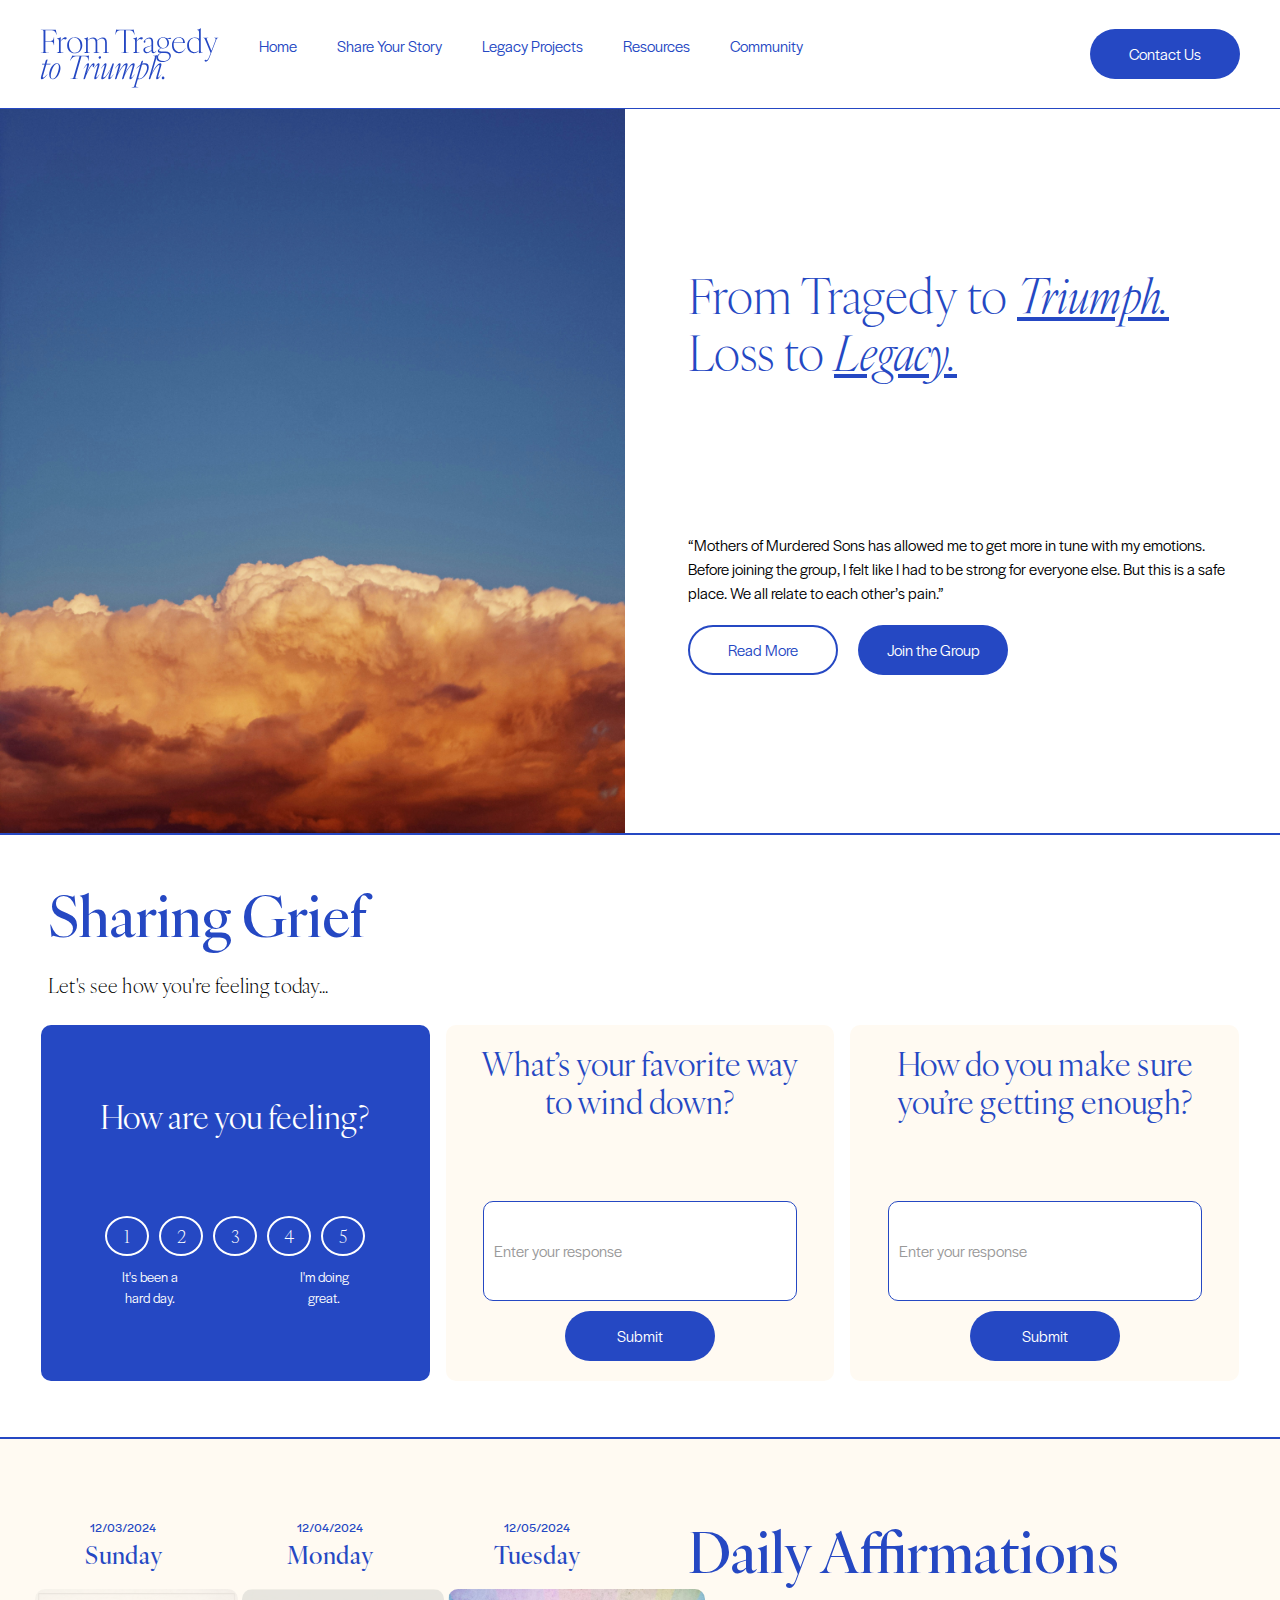
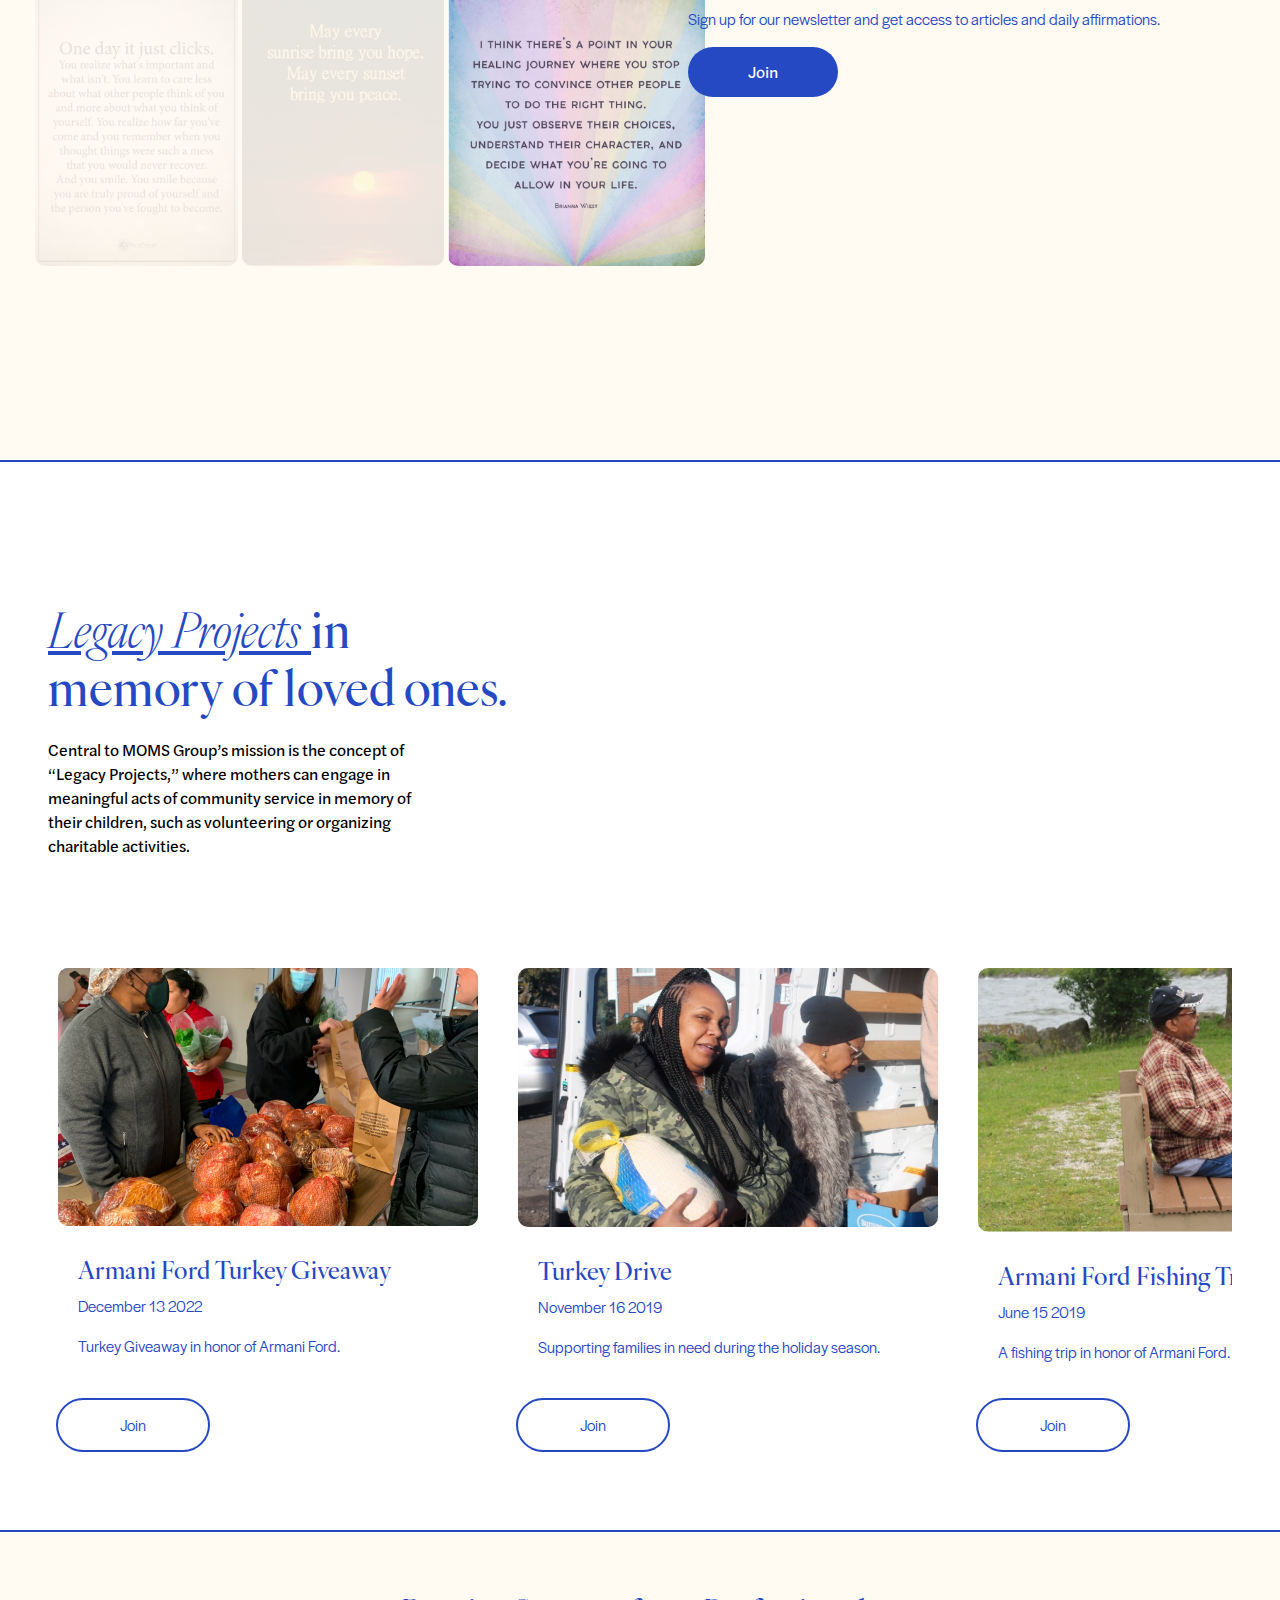
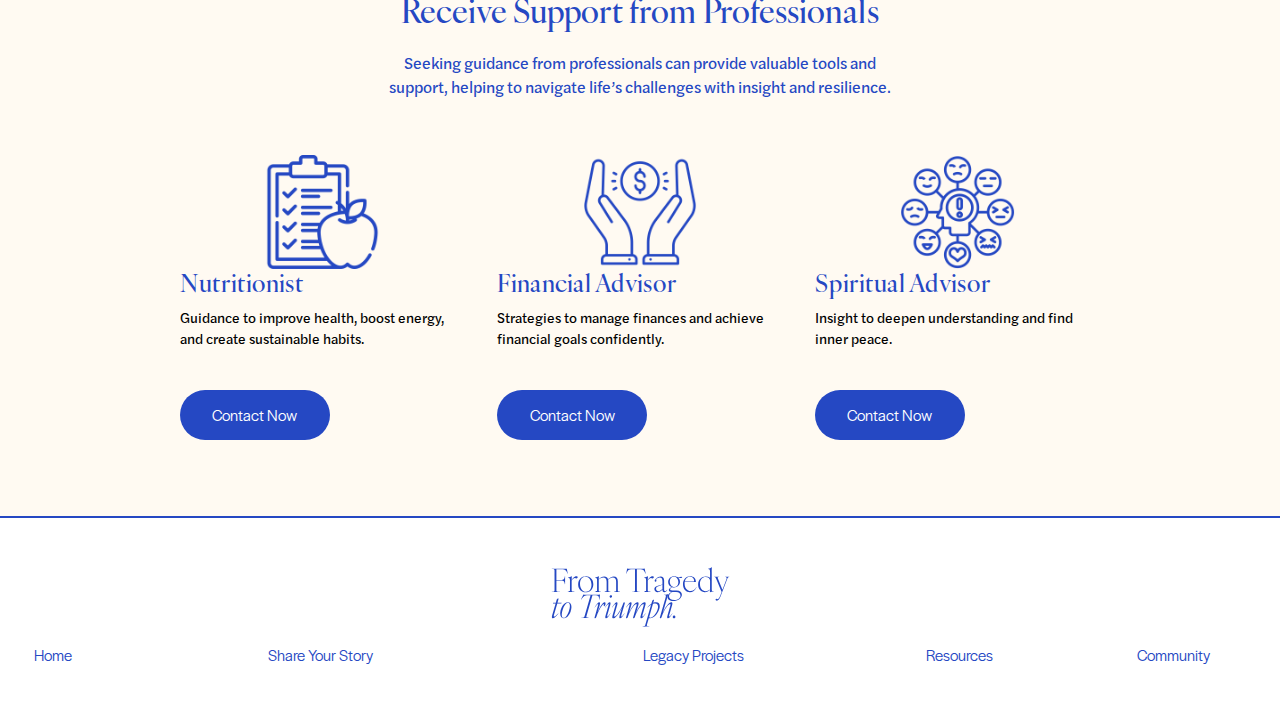
<file: index.html>
<!DOCTYPE html>
<html>
    <head>
        <meta charset="UTF-8">
        <meta name="viewport" content="width=device-width, initial-scale=1.0">
        <title>From Tragedy to Triumph</title>
        <link rel="stylesheet" href="https://cdn.jsdelivr.net/npm/bootstrap@4.0.0/dist/css/bootstrap.min.css" integrity="sha384-Gn5384xqQ1aoWXA+058RXPxPg6fy4IWvTNh0E263XmFcJlSAwiGgFAW/dAiS6JXm" crossorigin="anonymous">
        <link rel="stylesheet" href="css/global.css">
        <link rel="stylesheet" href="css/home_updated.css">
    </head>
    <body>
        <header>
                <!-- Navbar -->
            <nav class="navbar navbar-expand-lg navbar-light">
                <a class="navbar-brand" href="#">
                    <div class="logo">
                        <img src="assets/logo.svg">
                    </div>
                </a>
                <button class="navbar-toggler" type="button" data-toggle="collapse" data-target="#navbarSupportedContent" aria-controls="navbarSupportedContent" aria-expanded="false" aria-label="Toggle navigation">
                <span class="navbar-toggler-icon"></span>
                </button>
          
                <div class="collapse navbar-collapse" id="navbarSupportedContent">
                <ul class="navbar-nav px-1 mr-auto">
                    <li class="nav-item">
                        <a href="index.html"><p>Home</p></a>
                    </li>
                    <li class="nav-item">
                        <a href="share-your-story.html"><p>Share Your Story</p></a>
                    </li>
                    <li class="nav-item">
                        <a href="legacy-projects.html"><p>Legacy Projects</p></a>
                    </li>
                    <li class="nav-item">
                        <a href="resources.html" class="active"><p>Resources</p></a>
                    </li>
                    <li class="nav-item">
                        <a href="community.html"><p>Community</p></a>
                    </li>
                    
                </ul>
                <button class="contact-btn">Contact Us</button>
                </div>
          </nav>
        </header>
        <main>
            <!-- Section 1 -->
            <section class="container-fluid section-1">
                <div class="d-flex align-middle row">
                    <div class="col-sm-12 col-md-6 col-lg-6">
                        <img class="hero-image" src="assets/placeholder.png" alt="sunset">
                    </div>
                    <div class="p-5 align-self-center col-sm-12 col-md-6 col-lg-6">
                        <h1>From Tragedy to  <span class="italic">Triumph.</span> <br> Loss to <span class="italic">Legacy.</span></h1>
                        <p class="subheading">“Mothers of Murdered Sons has allowed me to get more in tune with my emotions. Before joining the group, I felt like I had to be strong for everyone else. But this is a safe place. We all relate to each other’s pain.”</p>
                        <div class="cta-buttons">
                            <button class="read-more">Read More</button>
                            <button class="join-group">Join the Group</button>
                        </div>
                    </div>
                </div>
            </section>
            <hr>
    
            <!-- Section 2 -->
            <section class=" p-5 overflow-hidden container-fluid section-2">
                <div class="row">
                    <div class="col-lg-12">
                        <h2>Sharing Grief</h2>
                    </div>
                    <div class="col-lg-12">
                        <p class="tagline">Let's see how you're feeling today...</p>
                    </div>
                </div>
    
                <div class="row g-sm-5 ">
                        <!-- First Box -->
                        <div class="col-sm-12 col-lg-4 p-2">
                            <div class="column bluevariant">
                                <h3>How are you feeling?</h3>
                                <div class="range-buttons">
                                    <button>1</button>
                                    <button>2</button>
                                    <button>3</button>
                                    <button>4</button>
                                    <button>5</button>
                                </div>
                                <div class="range-text">
                                    <span>It's been a<br> hard day.</span>
                                    <span>I'm doing <br>great.</span>
                                </div>
                            </div>
                        </div>
                        <!-- Second Box -->
                        <div class="col-sm-12 col-lg-4 p-2">
                            <div class="column">
                                <h3>What’s your favorite way to wind down?</h3>
                                <input type="text" placeholder="Enter your response">
                                <button>Submit</button>
                            </div>
                        </div>
                        <!-- Third Box -->
                        <div class="col-sm-12 col-lg-4 p-2">
                            <div class="column">
                                <h3>How do you make sure you’re getting enough?</h3>
                                <input type="text" placeholder="Enter your response">
                                <button>Submit</button>
                            </div>
                        </div>
                </div>
            </section>
            <hr>
    
            <section class="section-3">
                <div class="container-fluid overflow-hidden">
                    <div class="row">
                        <!-- Cards Area -->
                        <div  class=" col-sm-4 col-lg-2 image-card">
                            <p class="date">12/03/2024</p>
                            <p class="day">Sunday</p>
    
                            <img class="affirmationImage" src="assets/Home/affirmation1.png" alt="Sunday affirmation Image">
                        </div>
                        <div class="col-sm-4  col-lg-2 image-card">
                            <p class="date">12/04/2024</p>
                            <p class="day">Monday</p>
                            <img class="affirmationImage" src="assets/Home/affirmation2.png" alt="Monday affirmation Image">
                        </div>
                        <div class="col-sm-4  col-lg-2 image-card">
                            <p class="date">12/05/2024</p>
                            <p class="day">Tuesday</p>
    
                            <img class="affirmationImage" src="assets/Home/affirmation3.png" alt="Tuesday affirmation Image">
                        </div>
                        <!-- Text Area -->
                        <div class="col-lg-6 px-5">
                            <h2>Daily Affirmations</h2>
                            <p>Sign up for our newsletter and get access to articles and daily affirmations.</p>
                            <button class="join-btn">Join</button>
                        </div>
                    </div>
                </div>
    
    
            </section>
            <hr>
    
    
            <!-- Section 4 -->
            <section class="container-fluid px-5 section-4">
                <div class="row">
                    <div class="col-lg-12">
                        <h2><span class="italic">Legacy Projects </span>in <br> memory of loved ones.</h2>
                    </div>
                    <div class="col-sm-12 col-lg-4">
                        <div class="descrip">
                            <p>Central to MOMS Group’s mission is the concept of “Legacy Projects,” where mothers can engage in meaningful acts of community service in memory of their children, such as volunteering or organizing charitable activities.</p>
                        </div>                
                    </div>
                </div>
    
                <div class=" project-cards">
                    <div class="d-flex align-self-stretch card">
                        <img class ="card-img-top" src="assets/Home/armanidrive.png" alt="Turkey Giveaway">
                        <div class="card-body">
                            <h3>Armani Ford Turkey Giveaway</h3>
                            <p>December 13 2022</p>
                            <p>Turkey Giveaway in honor of Armani Ford.</p>
                        </div>
                        <a href="#" class="button align-self-stretch">Join</a>
                    </div>
                    <div class="d-flex align-self-stretch card">
                        <img class ="card-img-top" src="assets/Home/turkeydrive.png" alt="Turkey Drive">
                        <div class="card-body">
                            <h3>Turkey Drive</h3>
                            <p>November 16 2019</p>
                            <p>Supporting families in need during the holiday season.</p>
                        </div>
                        <a href="#" class="button align-self-stretch">Join</a>
                    </div>
                    <div class="d-flex align-self-stretch card">
                        <img  class ="card-img-top" src="assets/Home/fishing.png" alt="Fishing Trip">
                        <div class="card-body">
                            <h3>Armani Ford Fishing Trip</h3>
                            <p>June 15 2019</p>
                            <p>A fishing trip in honor of Armani Ford.</p>
                        </div>
                        <a href="#" class="button align-self-stretch">Join</a>
                    </div>
                    <div class="d-flex align-self-stretch card">
                        <img class ="card-img-top" src="assets/Home/purse.png" alt="Purse Giveaway">
                        <div class="card-body">
                            <h3>Purse Giveaway</h3>
                            <p>December 17 2022</p>
                            <p>Providing essentials for women in need.</p>
                        </div>
                        <a href="#" class="button align-self-stretch">Join</a>
                    </div>
                </div>
            </section>
    
            <hr>
            <!-- Section 5 -->
            <section class="container-fluid  section-5">
                <div class="row">
                    <div class="col-lg-12">
                        <h2>Receive Support from Professionals</h2>
                    </div>
                    <div class="col-lg-12">
                        <p>Seeking guidance from professionals can provide valuable tools and <br> support, helping to navigate life’s challenges with insight and resilience.</p>       
                    </div>
                </div>
                <div class="d-flex justify-content-center row">
                        <div class="p-3 col-sm-12 col-lg-3">
                            <div class="card">
                                <img  class ="icon align-self-center card-img-top" src="assets/nutri.png" alt="nutrition icon illustration ">
                                <h3>Nutritionist</h3>
                                <p>Guidance to improve health, boost energy, and create sustainable habits.</p>
                                <button class="join-btn">Contact Now</button>
                            </div>
                        </div>
                        <div class="p-3 col-sm-12 col-lg-3">
                            <div class="card">
                                <img  class ="icon align-self-center card-img-top" src="assets/financial help.png" alt="financial advisor icon illustration ">
                                <h3>Financial Advisor</h3>
                                <p>Strategies to manage finances and achieve financial goals confidently.</p>
                                <button class="join-btn">Contact Now</button>
                            </div>
                        </div>
                        <div class="p-3 col-sm-12 col-lg-3">
                            <div class="card">
                                <img  class ="icon align-self-center card-img-top" src="assets/emotion.png" alt=" emotional support icon illustration">
                                <h3>Spiritual Advisor</h3>
                                <p>Insight to deepen understanding and find inner peace.</p>
                                <button class="join-btn">Contact Now</button>
                            </div>
                        </div>
                </div>
                
            </section>
            <hr>
        </main>
        <footer class="container-fluid">
            <div class="d-flex justify-content-center row p-3">
                <div class="logo">
                    <img src="assets/logo.svg">
                </div>
            </div>
            <div class="g-1 d-flex justify-content-center row">
                <div class="footertext col-lg-1">
                    <a  href="home.html"><p>Home</p></a>
                </div>
                <div class="footertext col-lg-4">
                    <a href="share-your-story.html"><p>Share Your Story</p></a>
                </div>
                <div class="footertext col-lg-3">
                    <a href="legacy-projects.html"><p>Legacy Projects</p> </a>
                </div>
                <div class="footertext col-lg-2">
                    <a href="resources.html" class="active"> <p>Resources</p></a>
                </div>
                <div class="footertext col-lg-2">
                    <a href="community.html"><p>Community</p></a>
                </div>
            </div>
        </footer>
        <script src="https://code.jquery.com/jquery-3.2.1.slim.min.js" integrity="sha384-KJ3o2DKtIkvYIK3UENzmM7KCkRr/rE9/Qpg6aAZGJwFDMVNA/GpGFF93hXpG5KkN" crossorigin="anonymous"></script>
        <script src="https://cdn.jsdelivr.net/npm/popper.js@1.12.9/dist/umd/popper.min.js" integrity="sha384-ApNbgh9B+Y1QKtv3Rn7W3mgPxhU9K/ScQsAP7hUibX39j7fakFPskvXusvfa0b4Q" crossorigin="anonymous"></script>
        <script src="https://cdn.jsdelivr.net/npm/bootstrap@4.0.0/dist/js/bootstrap.min.js" integrity="sha384-JZR6Spejh4U02d8jOt6vLEHfe/JQGiRRSQQxSfFWpi1MquVdAyjUar5+76PVCmYl" crossorigin="anonymous"></script>
    </body>
</html>
</file>
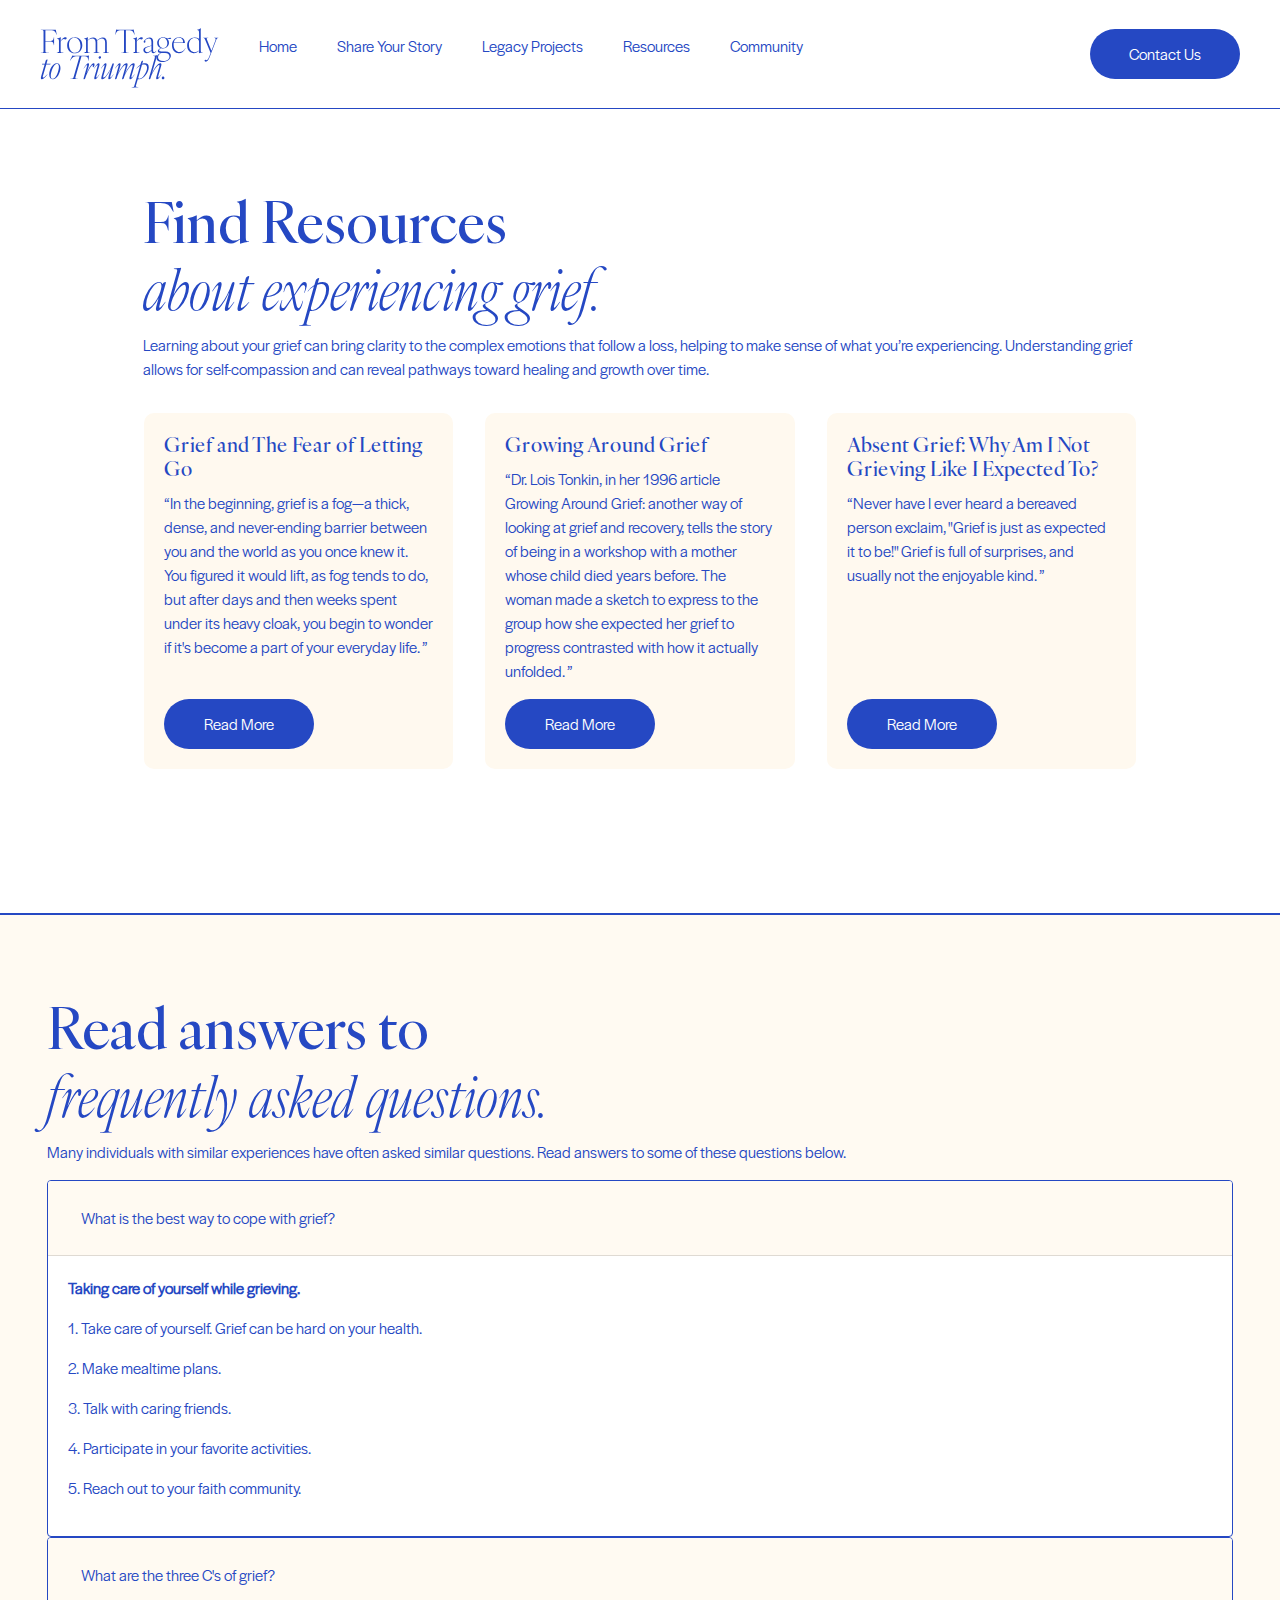
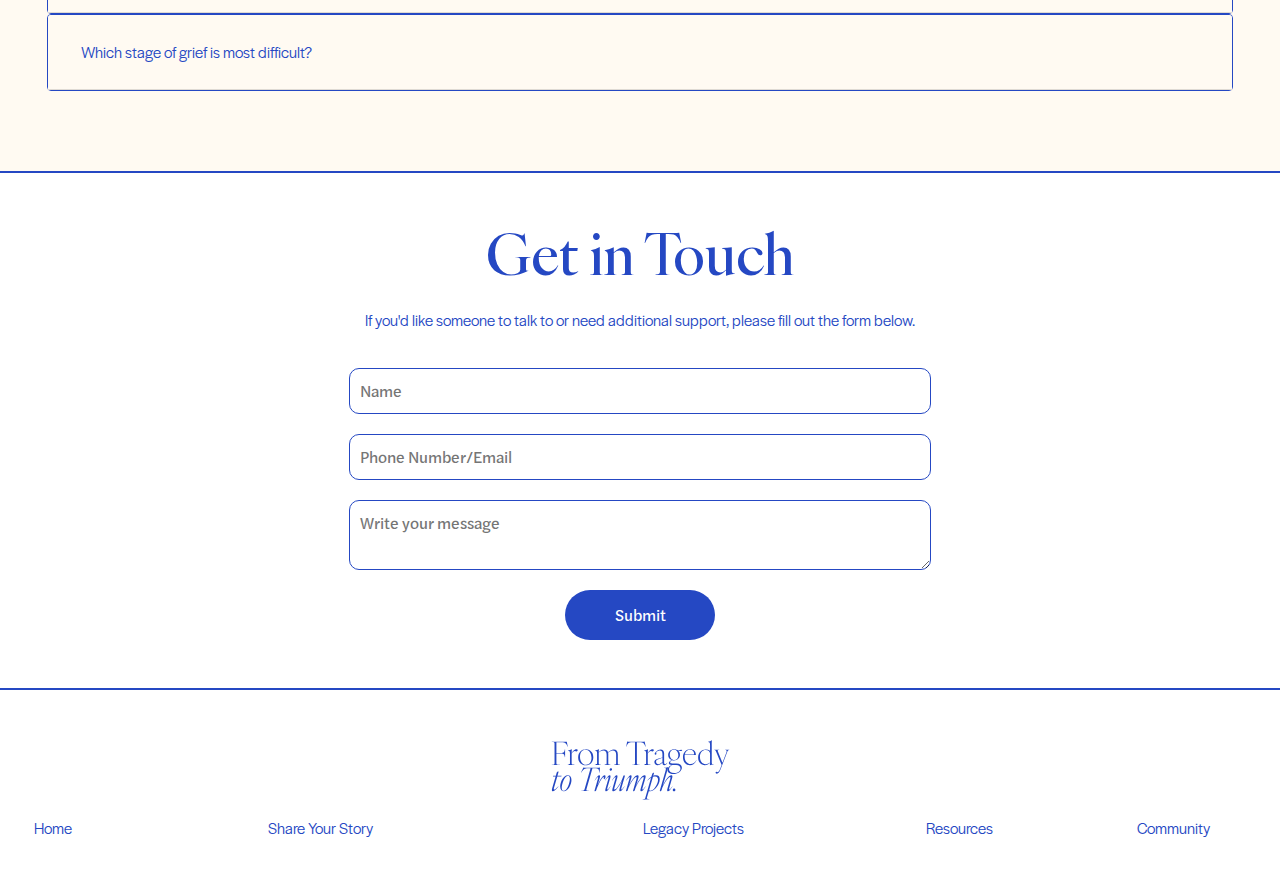
<file: experiencinggrief.html>
<!DOCTYPE html>
<html lang="en">
<head>
    <meta charset="UTF-8">
    <meta name="viewport" content="width=device-width, initial-scale=1.0">
    <title>Share Your Story</title>
    <link rel="stylesheet" href="https://cdn.jsdelivr.net/npm/bootstrap@4.0.0/dist/css/bootstrap.min.css" integrity="sha384-Gn5384xqQ1aoWXA+058RXPxPg6fy4IWvTNh0E263XmFcJlSAwiGgFAW/dAiS6JXm" crossorigin="anonymous">
    <link rel="stylesheet" href="css/global.css">
    <link rel="stylesheet" href="css/share-your-story.css">
    <link rel="stylesheet" href="css/grief.css">
</head>
<body>
    <header>
        <!-- Navbar -->
    <nav class="navbar navbar-expand-lg navbar-light">
        <a class="navbar-brand" href="#">
            <div class="logo">
                <img src="assets/logo.svg">
            </div>
        </a>
        <button class="navbar-toggler" type="button" data-toggle="collapse" data-target="#navbarSupportedContent" aria-controls="navbarSupportedContent" aria-expanded="false" aria-label="Toggle navigation">
        <span class="navbar-toggler-icon"></span>
        </button>
  
        <div class="collapse navbar-collapse" id="navbarSupportedContent">
        <ul class="navbar-nav px-1 mr-auto">
            <li class="nav-item">
                <a href="index.html"><p>Home</p></a>
            </li>
            <li class="nav-item">
                <a href="share-your-story.html"><p>Share Your Story</p></a>
            </li>
            <li class="nav-item">
                <a href="legacy-projects.html"><p>Legacy Projects</p></a>
            </li>
            <li class="nav-item">
                <a href="resources.html" class="active"><p>Resources</p></a>
            </li>
            <li class="nav-item">
                <a href="community.html"><p>Community</p></a>
            </li>
            
        </ul>
        <button class="contact-btn">Contact Us</button>
        </div>
  </nav>
</header>

    <main>
        <section class="container-fluid storySection">
            <div class="row">
                <div class="col-sm-12 col-lg-12">
                    <h1>Find Resources <br> <span class="italic">about experiencing grief.</span></h1>
                    <p>Learning about your grief can bring clarity to the complex emotions that follow a loss, helping to make sense of what you’re experiencing. Understanding grief allows for self-compassion and can reveal pathways toward healing and growth over time.</p>
                </div>

            </div>
            <div  class="row" >
                <div class="p-3 g-sm-0  col-sm-12  col-lg-4">
                    <div class="response-card">
                        <h4>Grief and The Fear of Letting Go</h4>
                        <p>“In the beginning, grief is a fog—a thick, dense, and never-ending barrier between you and the world as you once knew it. You figured it would lift, as fog tends to do, but after days and then weeks spent under its heavy cloak, you begin to wonder if it's become a part of your everyday life. ”</p>
                        <button class="join-group"><a href="griefarticle.html">Read More</a> </button>
                    </div>
                </div>
                <div class="p-3 col-sm-12 col-lg-4">
                    <div class="response-card">
                        <h4>Growing Around Grief</h4>
                        <p>“Dr. Lois Tonkin, in her 1996 article Growing Around Grief: another way of looking at grief and recovery, tells the story of being in a workshop with a mother whose child died years before.  The woman made a sketch to express to the group how she expected her grief to progress contrasted with how it actually unfolded. ”</p>
                        <button class="join-group">Read More</button>
                    </div>
                </div>
                <div class="p-3 col-sm-12 col-lg-4">
                    <div class="response-card">
                        <h4>Absent Grief: Why Am I Not Grieving Like I Expected To?</h4>
                        <p>“Never have I ever heard a bereaved person exclaim, "Grief is just as expected it to be!" Grief is full of surprises, and usually not the enjoyable kind. ”</p>
                        <button class="join-group">Read More</button>
                    </div>
                </div>

            </div>
    </section>
    <hr>

    <!-- Section 2 -->
    <section class="info-section">
        <div class="container-fluid">
            <div class="row">
                <div class="col-sm-12 col-lg-12">
                    <h1>Read answers to <br> <span class="italic">frequently asked questions.</span></h1>
                    <p>Many individuals with similar experiences have often asked similar questions. Read answers to some of these questions below.</p>
                </div>
            </div>
            <div class="row">
                <div class="col-lg-12">
                    <div id="accordion">
                        <div class="card">
                          <div class="card-header" id="headingOne">
                            <h5 class="mb-0">
                              <button class="btn btn-link" data-toggle="collapse" data-target="#collapseOne" aria-expanded="true" aria-controls="collapseOne">
                                What is the best way to cope with grief?
                              </button>
                            </h5>
                          </div>
                      
                          <div id="collapseOne" class="collapse show" aria-labelledby="headingOne" data-parent="#accordion">
                            <div class="card-body">
                                <p><b>Taking care of yourself while grieving.</b></p>   
                                <p>1. Take care of yourself. Grief can be hard on your health.</p> 
                                <p>2. Make mealtime plans. </p>                        
                                <p>3. Talk with caring friends. </p>                        
                                <p>4. Participate in your favorite activities. </p>                        
                                <p>5. Reach out to your faith community. </p>                        
                            </div>
                          </div>
                        </div>
                        <div class="card">
                          <div class="card-header" id="headingTwo">
                            <h5 class="mb-0">
                              <button class="btn btn-link collapsed" data-toggle="collapse" data-target="#collapseTwo" aria-expanded="false" aria-controls="collapseTwo">
                                What are the three C's of grief?                              
                            </button>
                            </h5>
                          </div>
                          <div id="collapseTwo" class="collapse" aria-labelledby="headingTwo" data-parent="#accordion">
                            <div class="card-body">
                                <p>Choose, connect, communicate.</p>
                                <p>As you build a plan, consider the “three Cs”: choose, connect, communicate. Choose: Choose what's best for you. Even during dark bouts of grief, you still possess the dignity of choice. “Grief often brings the sense of loss of control,”</p>                            
                            </div>
                          </div>
                        </div>
                        <div class="card">
                          <div class="card-header" id="headingThree">
                            <h5 class="mb-0">
                              <button class="btn btn-link collapsed" data-toggle="collapse" data-target="#collapseThree" aria-expanded="false" aria-controls="collapseThree">
                                Which stage of grief is most difficult?
                              </button>
                            </h5>
                          </div>
                          <div id="collapseThree" class="collapse" aria-labelledby="headingThree" data-parent="#accordion">
                            <div class="card-body">
                                <p>There really is no stage that is the hardest or one that all people get stuck in the longest. That said, for some people, the hardest stage might be the “depression” stage while for others this might be the bargaining stage of grief or “anger.”.</p>                            
                            </div>
                          </div>
                        </div>
                      </div>
                </div>
            </div>
        </div>
    </section>
    <hr>
    <section class="section">
        <div  class="py-5 container-fluid overflow-hidden d-flex justify-content-center">
            <div class="justify-content-center row">
                <div class="form-info col-lg-9">
                    <h2>Get in Touch</h2>
                    <p>If you'd like someone to talk to or need additional support, please fill out the form below.</p>                   
                </div>
                <div class="col-lg-9">
                    <form>
                        <input type="text" placeholder="Name">
                        <input type="email" placeholder="Phone Number/Email">
                        <textarea placeholder="Write your message"></textarea>
                        <button class="align-self-center" type="submit">Submit</button>
                    </form>      
                </div>
            </div>
        </div>
    </section>

    <hr>
    </main>
    <footer class="container-fluid">
        <div class="d-flex justify-content-center row p-3">
            <div class="logo">
                <img src="assets/logo.svg">
            </div>
        </div>
        <div class="g-1 d-flex justify-content-center row">
            <div class="footertext col-lg-1">
                <a  href="home.html"><p>Home</p></a>
            </div>
            <div class="footertext col-lg-4">
                <a href="share-your-story.html"><p>Share Your Story</p></a>
            </div>
            <div class="footertext col-lg-3">
                <a href="legacy-projects.html"><p>Legacy Projects</p> </a>
            </div>
            <div class="footertext col-lg-2">
                <a href="resources.html" class="active"> <p>Resources</p></a>
            </div>
            <div class="footertext col-lg-2">
                <a href="community.html"><p>Community</p></a>
            </div>
        </div>
    </footer>
    
    <script src="https://code.jquery.com/jquery-3.2.1.slim.min.js" integrity="sha384-KJ3o2DKtIkvYIK3UENzmM7KCkRr/rE9/Qpg6aAZGJwFDMVNA/GpGFF93hXpG5KkN" crossorigin="anonymous"></script>
    <script src="https://cdn.jsdelivr.net/npm/popper.js@1.12.9/dist/umd/popper.min.js" integrity="sha384-ApNbgh9B+Y1QKtv3Rn7W3mgPxhU9K/ScQsAP7hUibX39j7fakFPskvXusvfa0b4Q" crossorigin="anonymous"></script>
    <script src="https://cdn.jsdelivr.net/npm/bootstrap@4.0.0/dist/js/bootstrap.min.js" integrity="sha384-JZR6Spejh4U02d8jOt6vLEHfe/JQGiRRSQQxSfFWpi1MquVdAyjUar5+76PVCmYl" crossorigin="anonymous"></script>
</body>
</html>
</file>
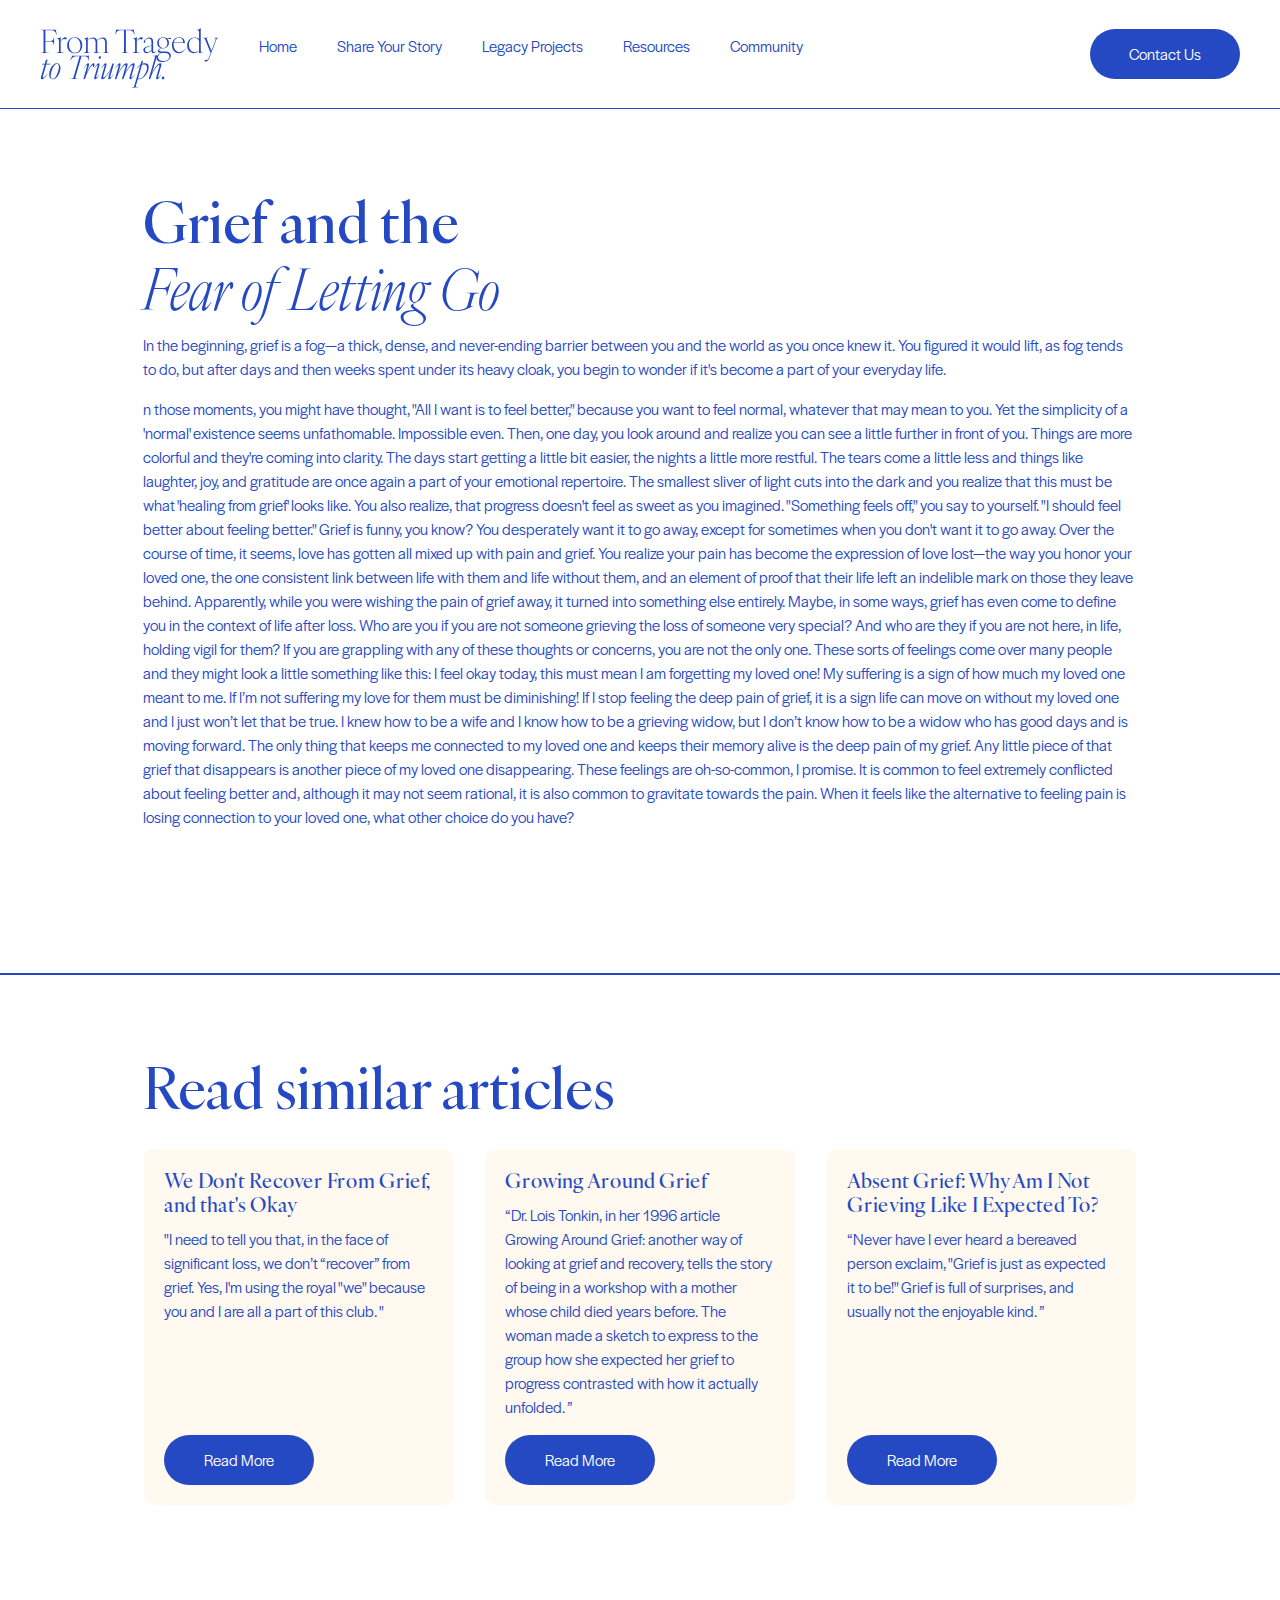
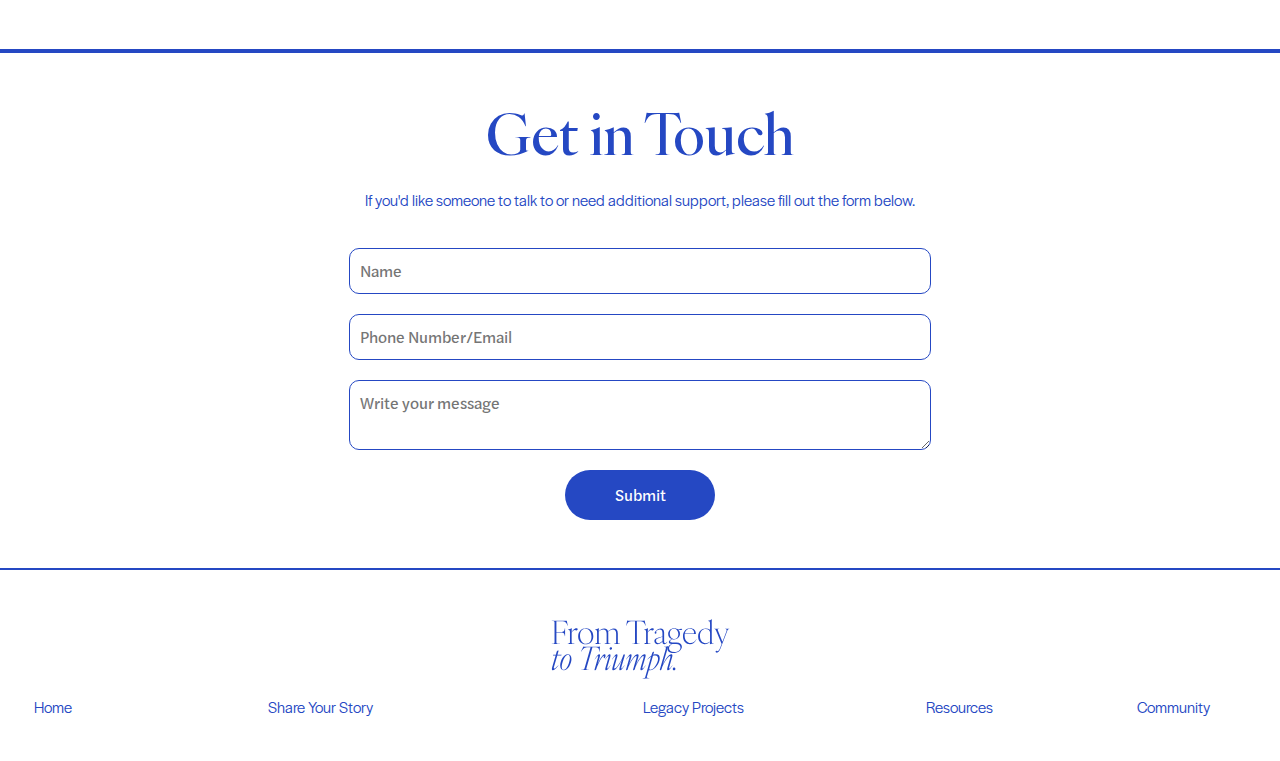
<file: griefarticle.html>
<!DOCTYPE html>
<html lang="en">
<head>
    <meta charset="UTF-8">
    <meta name="viewport" content="width=device-width, initial-scale=1.0">
    <title>Share Your Story</title>
    <link rel="stylesheet" href="https://cdn.jsdelivr.net/npm/bootstrap@4.0.0/dist/css/bootstrap.min.css" integrity="sha384-Gn5384xqQ1aoWXA+058RXPxPg6fy4IWvTNh0E263XmFcJlSAwiGgFAW/dAiS6JXm" crossorigin="anonymous">
    <link rel="stylesheet" href="css/global.css">
    <link rel="stylesheet" href="css/share-your-story.css">
    <link rel="stylesheet" href="css/grief.css">
</head>
<body>
    <header>
        <!-- Navbar -->
    <nav class="navbar navbar-expand-lg navbar-light">
        <a class="navbar-brand" href="#">
            <div class="logo">
                <img src="assets/logo.svg">
            </div>
        </a>
        <button class="navbar-toggler" type="button" data-toggle="collapse" data-target="#navbarSupportedContent" aria-controls="navbarSupportedContent" aria-expanded="false" aria-label="Toggle navigation">
        <span class="navbar-toggler-icon"></span>
        </button>
  
        <div class="collapse navbar-collapse" id="navbarSupportedContent">
        <ul class="navbar-nav px-1 mr-auto">
            <li class="nav-item">
                <a href="index.html"><p>Home</p></a>
            </li>
            <li class="nav-item">
                <a href="share-your-story.html"><p>Share Your Story</p></a>
            </li>
            <li class="nav-item">
                <a href="legacy-projects.html"><p>Legacy Projects</p></a>
            </li>
            <li class="nav-item">
                <a href="resources.html" class="active"><p>Resources</p></a>
            </li>
            <li class="nav-item">
                <a href="community.html"><p>Community</p></a>
            </li>
            
        </ul>
        <button class="contact-btn">Contact Us</button>
        </div>
  </nav>
</header>

    <main>
        <section class="container-fluid storySection">
            <div class="row">
                <div class="col-sm-12 col-lg-12">
                    <h1>Grief and the <br> <span class="italic">Fear of Letting Go</span></h1>
                    <p>In the beginning, grief is a fog—a thick, dense, and never-ending barrier between you and the world as you once knew it. You figured it would lift, as fog tends to do, but after days and then weeks spent under its heavy cloak, you begin to wonder if it's become a part of your everyday life.</p>
                </div>
            </div>
            <div class="row">
                <div class="col-lg-12">
                    <p>n those moments, you might have thought, "All I want is to feel better,"  because you want to feel normal, whatever that may mean to you. Yet the simplicity of a 'normal' existence seems unfathomable. Impossible even.

                        Then, one day, you look around and realize you can see a little further in front of you. Things are more colorful and they're coming into clarity. The days start getting a little bit easier, the nights a little more restful. The tears come a little less and things like laughter, joy, and gratitude are once again a part of your emotional repertoire. The smallest sliver of light cuts into the dark and you realize that this must be what 'healing from grief' looks like. You also realize, that progress doesn't feel as sweet as you imagined.
                        
                        "Something feels off,"  you say to yourself. "I should feel better about feeling better."  
                        
                        Grief is funny, you know? You desperately want it to go away, except for sometimes when you don't want it to go away.
                        
                        Over the course of time, it seems, love has gotten all mixed up with pain and grief. You realize your pain has become the expression of love lost—the way you honor your loved one, the one consistent link between life with them and life without them, and an element of proof that their life left an indelible mark on those they leave behind.
                        
                        Apparently, while you were wishing the pain of grief away, it turned into something else entirely. Maybe, in some ways, grief has even come to define you in the context of life after loss. Who are you if you are not someone grieving the loss of someone very special? And who are they if you are not here, in life, holding vigil for them?
                        
                        If you are grappling with any of these thoughts or concerns, you are not the only one. These sorts of feelings come over many people and they might look a little something like this:
                        
                        I feel okay today, this must mean I am forgetting my loved one!
                        
                        My suffering is a sign of how much my loved one meant to me. If I’m not suffering my love for them must be diminishing!  
                        
                        If I stop feeling the deep pain of grief, it is a sign life can move on without my loved one and I just won’t let that be true.
                        
                        I knew how to be a wife and I know how to be a grieving widow, but I don’t know how to be a widow who has good days and is moving forward. 
                        
                        The only thing that keeps me connected to my loved one and keeps their memory alive is the deep pain of my grief. Any little piece of that grief that disappears is another piece of my loved one disappearing.
                        
                        These feelings are oh-so-common, I promise. It is common to feel extremely conflicted about feeling better and, although it may not seem rational, it is also common to gravitate towards the pain. When it feels like the alternative to feeling pain is losing connection to your loved one, what other choice do you have?
                        
                        </p>
                </div>
            </div>
        </section>
        <hr>
        <section class="container-fluid storySection">
            <div class="row">
                <div class="col-sm-12 col-lg-12">
                    <h1>Read similar articles</h1>
                </div>

            </div>
            <div  class="row" >
                <div class="p-3 g-sm-0  col-sm-12  col-lg-4">
                    <div class="response-card">
                        <h4>We Don't Recover From Grief, and that's Okay</h4>
                        <p>"I need to tell you that, in the face of significant loss, we don’t “recover” from grief. Yes, I'm using the royal "we" because you and I are all a part of this club. "</p>
                        <button class="join-group">Read More</button>
                    </div>
                </div>
                <div class="p-3 col-sm-12 col-lg-4">
                    <div class="response-card">
                        <h4>Growing Around Grief</h4>
                        <p>“Dr. Lois Tonkin, in her 1996 article Growing Around Grief: another way of looking at grief and recovery, tells the story of being in a workshop with a mother whose child died years before.  The woman made a sketch to express to the group how she expected her grief to progress contrasted with how it actually unfolded. ”</p>
                        <button class="join-group">Read More</button>
                    </div>
                </div>
                <div class="p-3 col-sm-12 col-lg-4">
                    <div class="response-card">
                        <h4>Absent Grief: Why Am I Not Grieving Like I Expected To?</h4>
                        <p>“Never have I ever heard a bereaved person exclaim, "Grief is just as expected it to be!" Grief is full of surprises, and usually not the enjoyable kind. ”</p>
                        <button class="join-group">Read More</button>
                    </div>
                </div>

            </div>
    </section>
    <hr>

    <hr>
    <section class="section">
        <div  class="py-5 container-fluid overflow-hidden d-flex justify-content-center">
            <div class="justify-content-center row">
                <div class="form-info col-lg-9">
                    <h2>Get in Touch</h2>
                    <p>If you'd like someone to talk to or need additional support, please fill out the form below.</p>                   
                </div>
                <div class="col-lg-9">
                    <form>
                        <input type="text" placeholder="Name">
                        <input type="email" placeholder="Phone Number/Email">
                        <textarea placeholder="Write your message"></textarea>
                        <button class="align-self-center" type="submit">Submit</button>
                    </form>      
                </div>
            </div>
        </div>
    </section>

    <hr>
    </main>
    <footer class="container-fluid">
        <div class="d-flex justify-content-center row p-3">
            <div class="logo">
                <img src="assets/logo.svg">
            </div>
        </div>
        <div class="g-1 d-flex justify-content-center row">
            <div class="footertext col-lg-1">
                <a  href="home.html"><p>Home</p></a>
            </div>
            <div class="footertext col-lg-4">
                <a href="share-your-story.html"><p>Share Your Story</p></a>
            </div>
            <div class="footertext col-lg-3">
                <a href="legacy-projects.html"><p>Legacy Projects</p> </a>
            </div>
            <div class="footertext col-lg-2">
                <a href="resources.html" class="active"> <p>Resources</p></a>
            </div>
            <div class="footertext col-lg-2">
                <a href="community.html"><p>Community</p></a>
            </div>
        </div>
    </footer>
    
    <script src="https://code.jquery.com/jquery-3.2.1.slim.min.js" integrity="sha384-KJ3o2DKtIkvYIK3UENzmM7KCkRr/rE9/Qpg6aAZGJwFDMVNA/GpGFF93hXpG5KkN" crossorigin="anonymous"></script>
    <script src="https://cdn.jsdelivr.net/npm/popper.js@1.12.9/dist/umd/popper.min.js" integrity="sha384-ApNbgh9B+Y1QKtv3Rn7W3mgPxhU9K/ScQsAP7hUibX39j7fakFPskvXusvfa0b4Q" crossorigin="anonymous"></script>
    <script src="https://cdn.jsdelivr.net/npm/bootstrap@4.0.0/dist/js/bootstrap.min.js" integrity="sha384-JZR6Spejh4U02d8jOt6vLEHfe/JQGiRRSQQxSfFWpi1MquVdAyjUar5+76PVCmYl" crossorigin="anonymous"></script>
</body>
</html>
</file>
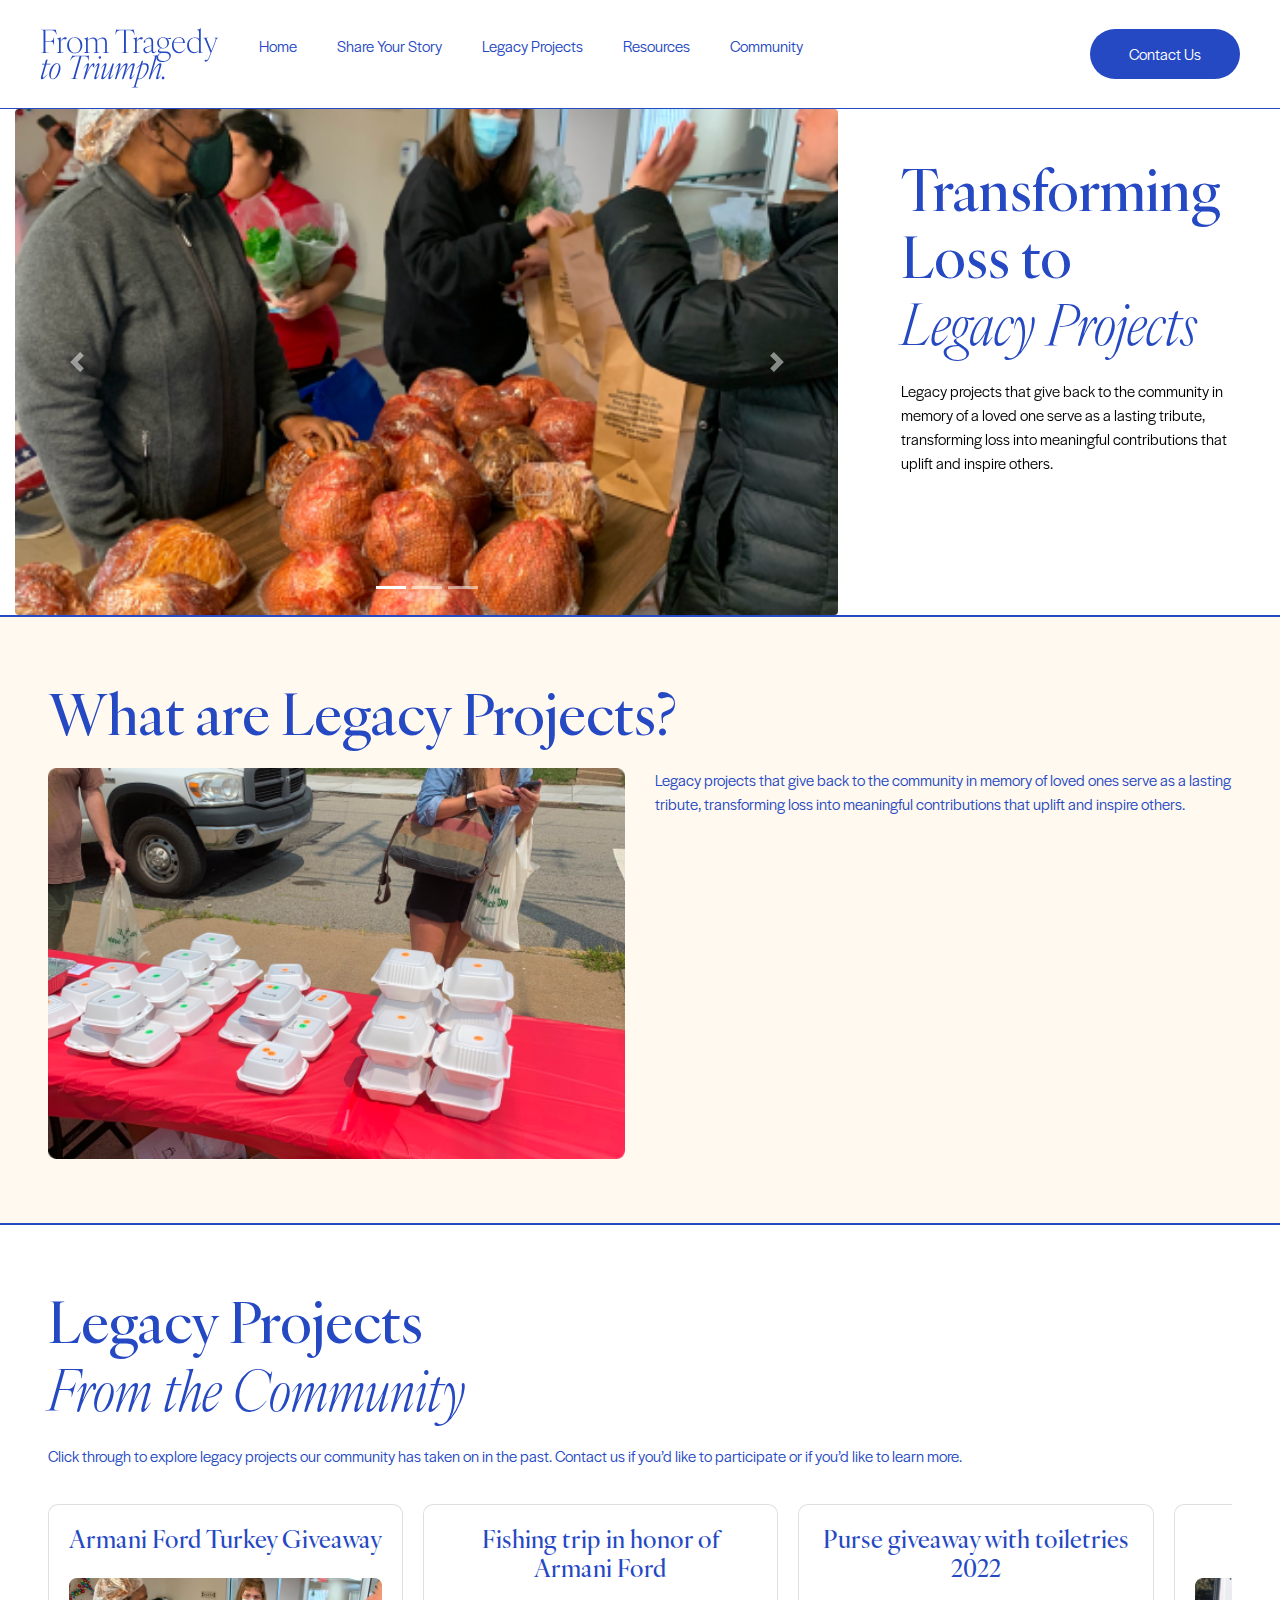
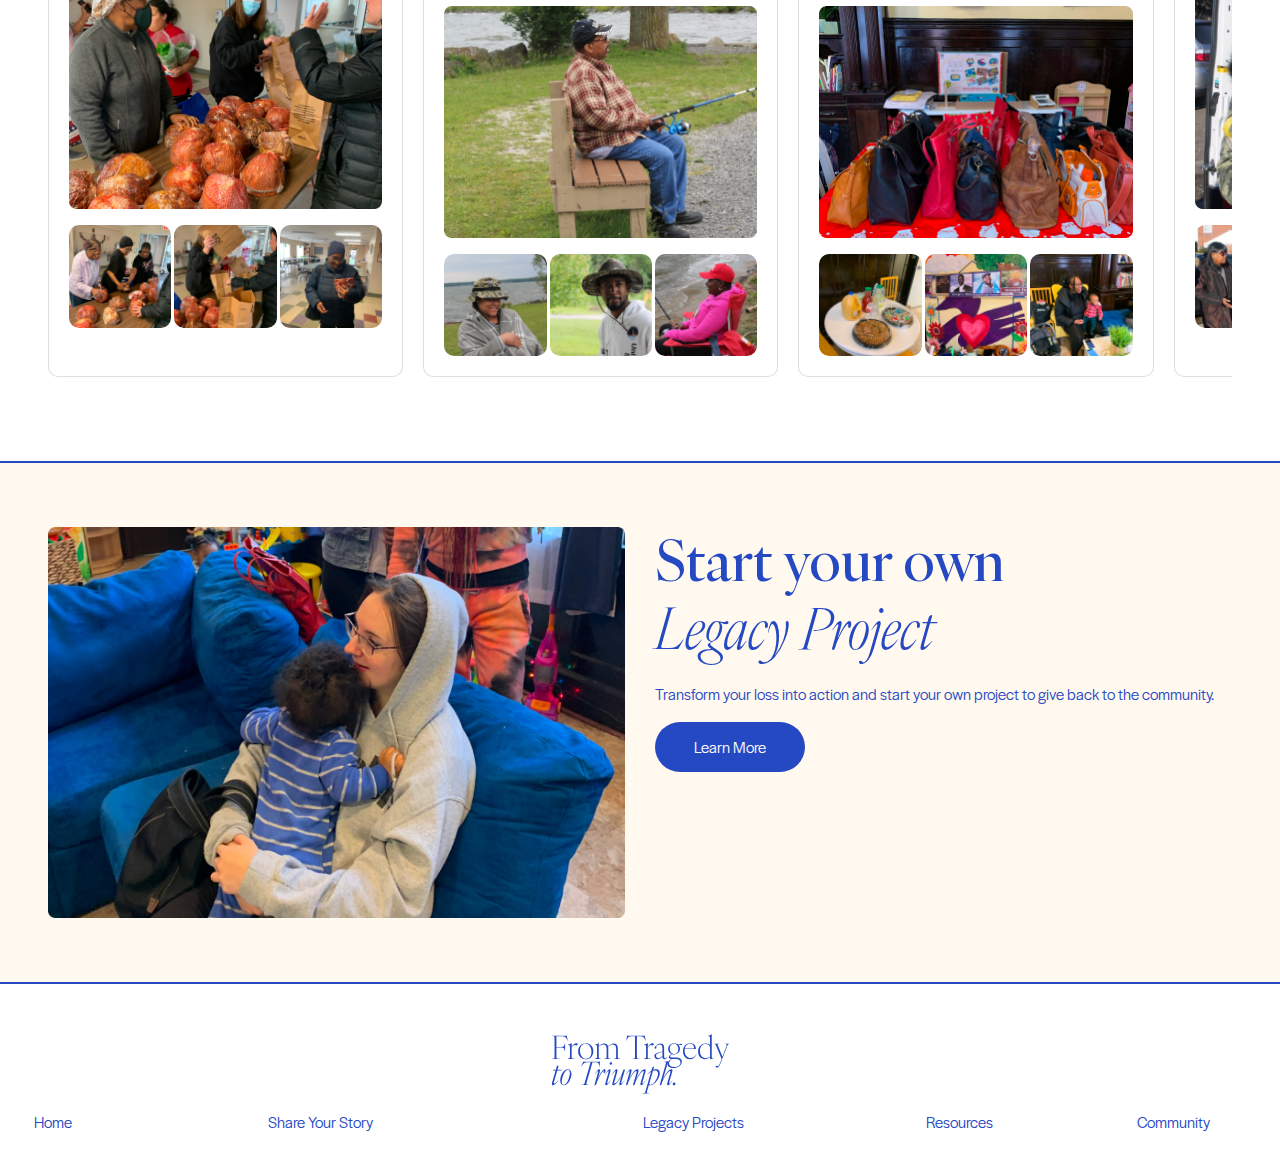
<file: legacy-projects.html>
<!DOCTYPE html>
<html lang="en">
<head>
    <meta charset="UTF-8">
    <meta name="viewport" content="width=device-width, initial-scale=1.0">
    <title>Legacy Projects</title>
    <link rel="stylesheet" href="https://cdn.jsdelivr.net/npm/bootstrap@4.0.0/dist/css/bootstrap.min.css" integrity="sha384-Gn5384xqQ1aoWXA+058RXPxPg6fy4IWvTNh0E263XmFcJlSAwiGgFAW/dAiS6JXm" crossorigin="anonymous">
    <link rel="stylesheet" href="css/global.css">
    <link rel="stylesheet" href="css/legacy-projects.css">
</head>
<body>
    <header>
        <!-- Navbar -->
    <nav class="navbar navbar-expand-lg navbar-light">
        <a class="navbar-brand" href="#">
            <div class="logo">
                <img src="assets/logo.svg">
            </div>
        </a>
        <button class="navbar-toggler" type="button" data-toggle="collapse" data-target="#navbarSupportedContent" aria-controls="navbarSupportedContent" aria-expanded="false" aria-label="Toggle navigation">
        <span class="navbar-toggler-icon"></span>
        </button>
  
        <div class="collapse navbar-collapse" id="navbarSupportedContent">
        <ul class="navbar-nav px-1 mr-auto">
            <li class="nav-item">
                <a href="index.html"><p>Home</p></a>
            </li>
            <li class="nav-item">
                <a href="share-your-story.html"><p>Share Your Story</p></a>
            </li>
            <li class="nav-item">
                <a href="legacy-projects.html"><p>Legacy Projects</p></a>
            </li>
            <li class="nav-item">
                <a href="resources.html" class="active"><p>Resources</p></a>
            </li>
            <li class="nav-item">
                <a href="community.html"><p>Community</p></a>
            </li>
            
        </ul>
        <button class="contact-btn">Contact Us</button>
        </div>
  </nav>
</header>

    <main>

        <section class="container-fluid">
            <div class="row">
                <div class="col-lg-8 ">
                    <div id="carouselExampleIndicators" class="carousel slide" data-ride="carousel">
                        <ol class="carousel-indicators">
                          <li data-target="#carouselExampleIndicators" data-slide-to="0" class="active"></li>
                          <li data-target="#carouselExampleIndicators" data-slide-to="1"></li>
                          <li data-target="#carouselExampleIndicators" data-slide-to="2"></li>
                        </ol>
                        <div class="carousel-inner">
                          <div class="carousel-item active">
                            <img class="d-block w-100" src="assets/Home/armanidrive.png" alt="First slide">
                          </div>
                          <div class="carousel-item">
                            <img class="d-block w-100" src="assets/Home/fishing.png" alt="Second slide">
                          </div>
                          <div class="carousel-item">
                            <img class="d-block w-100" src="assets/Home/purse.png" alt="Third slide">
                          </div>
                        </div>
                        <a class="carousel-control-prev" href="#carouselExampleIndicators" role="button" data-slide="prev">
                          <span class="carousel-control-prev-icon" aria-hidden="true"></span>
                          <span class="sr-only">Previous</span>
                        </a>
                        <a class="carousel-control-next" href="#carouselExampleIndicators" role="button" data-slide="next">
                          <span class="carousel-control-next-icon" aria-hidden="true"></span>
                          <span class="sr-only">Next</span>
                        </a>
                      </div>
                </div>
                <div class="p-5 col-lg-4">
                    <div class="text-column">
                        <h2>Transforming Loss to <span class="italic"> <br> Legacy Projects </span></h2>
                        <p>Legacy projects that give back to the community in memory of a loved one serve as a lasting tribute,
                transforming loss into meaningful contributions that uplift and inspire others.</p>
                    </div>
                </div>

            </div>

 
        </section>

        <hr>

        <section class="overflow-hidden container-fluid px-5 section beige-background">
            <div class ="row">
                <div class="col">
                    <h2>What are Legacy Projects?</h2>   
                </div>
            </div>
            <div class="row">
                <div class="col-lg-6">
                    <img src="assets/Legacy/food.png" alt="Image 1">
                </div>
                <div class="col-lg-6">
                    <p>Legacy projects that give back to the community in memory of loved ones serve as a lasting tribute, transforming loss into meaningful contributions that uplift and inspire others.</p>
                </div>
            </div>
        </section>

        <hr>

        <section class=" overflow-hidden container-fluid px-5 section white-background">
            <div class="row">
                <div class="col-lg-12">
                    <h2>Legacy Projects <br> <span class="italic">From the Community</span></h2>
                    <p>Click through to explore legacy projects our community has taken on in the past. Contact us if you’d like to participate or if you’d like to learn more.</p>

                </div>
            </div>
            <div class="horizontal-scroll">
                <div class="col-lg-3 card">
                    <h3>Armani Ford Turkey Giveaway</h3>
                    <img src="assets/Legacy/turk1.png" alt="Armani Ford Turkey Giveaway photos">
                    <div class="card-images">
                        <img src="assets/Legacy/turk2.png" alt="Armani Ford Turkey Giveaway photos">
                        <img src="assets/Legacy/turk3.png" alt="Armani Ford Turkey Giveaway photos">
                        <img src="assets/Legacy/turk4.png" alt="Armani Ford Turkey Giveaway photos">
                    </div>
                </div>
                <div class="card">
                    <h3>Fishing trip in honor of Armani Ford</h3>
                    <img src="assets/Legacy/fish1.png" alt="people fishing at Fishing trip in honor of Armani Ford">
                    <div class="card-images">
                        <img src="assets/Legacy/fish2.png" alt="people fishing at Fishing trip in honor of Armani Ford">
                        <img src="assets/Legacy/fish3.png" alt="people fishing at Fishing trip in honor of Armani Ford">
                        <img src="assets/Legacy/fish4.png" alt="people fishing at Fishing trip in honor of Armani Ford">
                    </div>
                </div>
                <div class="card">
                    <h3>Purse giveaway with toiletries 2022</h3>
                    <img src="assets/Legacy/purse1.png" alt="images of purses from purse drive">
                    <div class="card-images">
                        <img src="assets/Legacy/purse2.png" alt="images of purses from purse drive">
                        <img src="assets/Legacy/purse3.png" alt="images of purses from purse drive">
                        <img src="assets/Legacy/purse4.png" alt="images of purses from purse drive">
                    </div>
                </div>
                <div class="card">
                    <h3>Turkey drive 2019</h3>
                    <img src="assets/Legacy/turk19 1.png" alt="images of people at 2019 Turkey drive">
                    <div class="card-images">
                        <img src="assets/Legacy/turk19 2.png" alt="images of people at 2019 Turkey drive">
                        <img src="assets/Legacy/turk19 3.png" alt="images of people at 2019 Turkey drive">
                        <img src="assets/Legacy/turk19 4.png" alt="images of people at 2019 Turkey drive">
                    </div>
                </div>
            </div>
         
        </section>

        <hr>


        <section class="overflow-hidden container-fluid px-5 section beige-background">
            <div class="row">
                <div class="col-lg-6">
                    <img src="assets/Legacy/legacyprojcet.png" alt="woman with child">
                </div>
                <div class="col-lg-6">
                    <h2>Start your own <br> <span class="italic">Legacy Project</span></h2>
                    <p>Transform your loss into action and start your own project to give back to the community.</p>
                    <button>Learn More</button>
                </div>
            </div>

        </section>
    </main>
    <hr>
    <footer class="container-fluid">
        <div class="d-flex justify-content-center row p-3">
            <div class="logo">
                <img src="assets/logo.svg">
            </div>
        </div>
        <div class="g-1 d-flex justify-content-center row">
            <div class="footertext col-lg-1">
                <a  href="home.html"><p>Home</p></a>
            </div>
            <div class="footertext col-lg-4">
                <a href="share-your-story.html"><p>Share Your Story</p></a>
            </div>
            <div class="footertext col-lg-3">
                <a href="legacy-projects.html"><p>Legacy Projects</p> </a>
            </div>
            <div class="footertext col-lg-2">
                <a href="resources.html" class="active"> <p>Resources</p></a>
            </div>
            <div class="footertext col-lg-2">
                <a href="community.html"><p>Community</p></a>
            </div>
        </div>
    </footer>
    <script src="https://code.jquery.com/jquery-3.2.1.slim.min.js" integrity="sha384-KJ3o2DKtIkvYIK3UENzmM7KCkRr/rE9/Qpg6aAZGJwFDMVNA/GpGFF93hXpG5KkN" crossorigin="anonymous"></script>
    <script src="https://cdn.jsdelivr.net/npm/popper.js@1.12.9/dist/umd/popper.min.js" integrity="sha384-ApNbgh9B+Y1QKtv3Rn7W3mgPxhU9K/ScQsAP7hUibX39j7fakFPskvXusvfa0b4Q" crossorigin="anonymous"></script>
    <script src="https://cdn.jsdelivr.net/npm/bootstrap@4.0.0/dist/js/bootstrap.min.js" integrity="sha384-JZR6Spejh4U02d8jOt6vLEHfe/JQGiRRSQQxSfFWpi1MquVdAyjUar5+76PVCmYl" crossorigin="anonymous"></script>
</body>
</html>
</file>
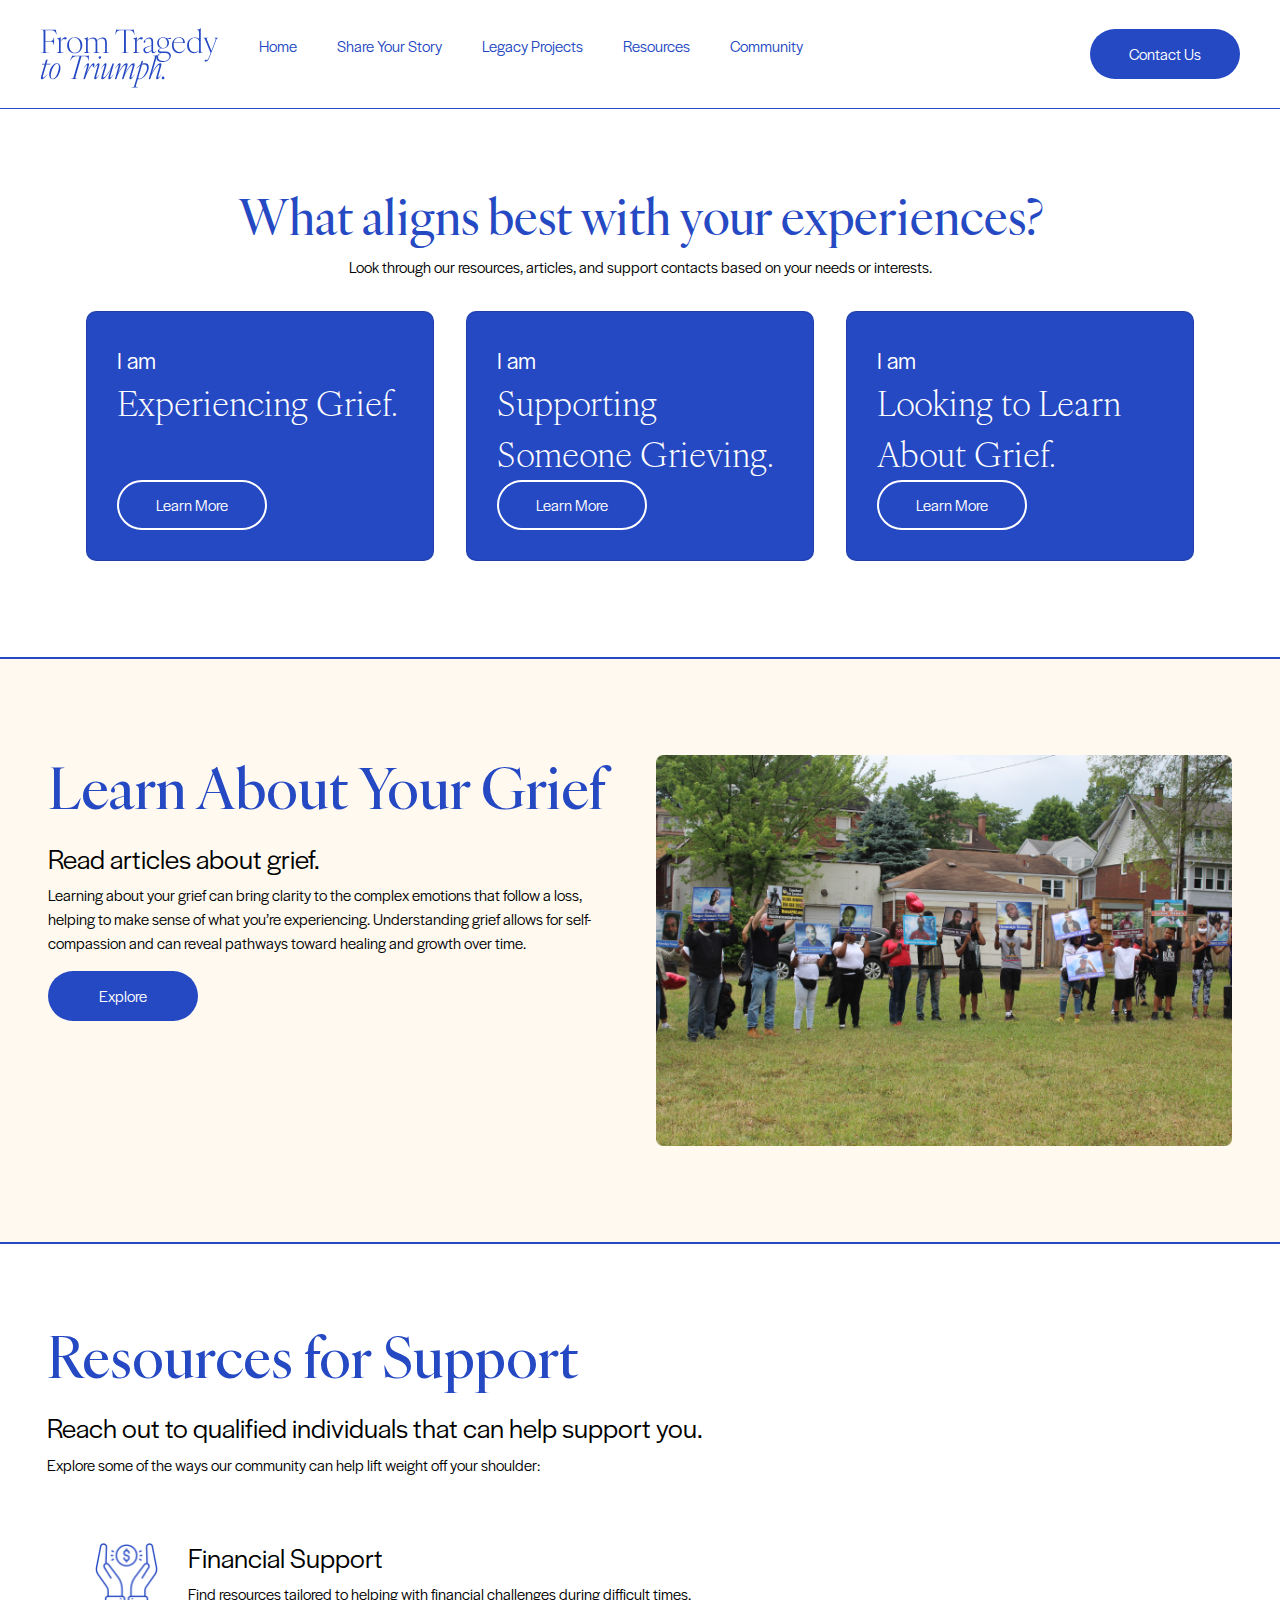
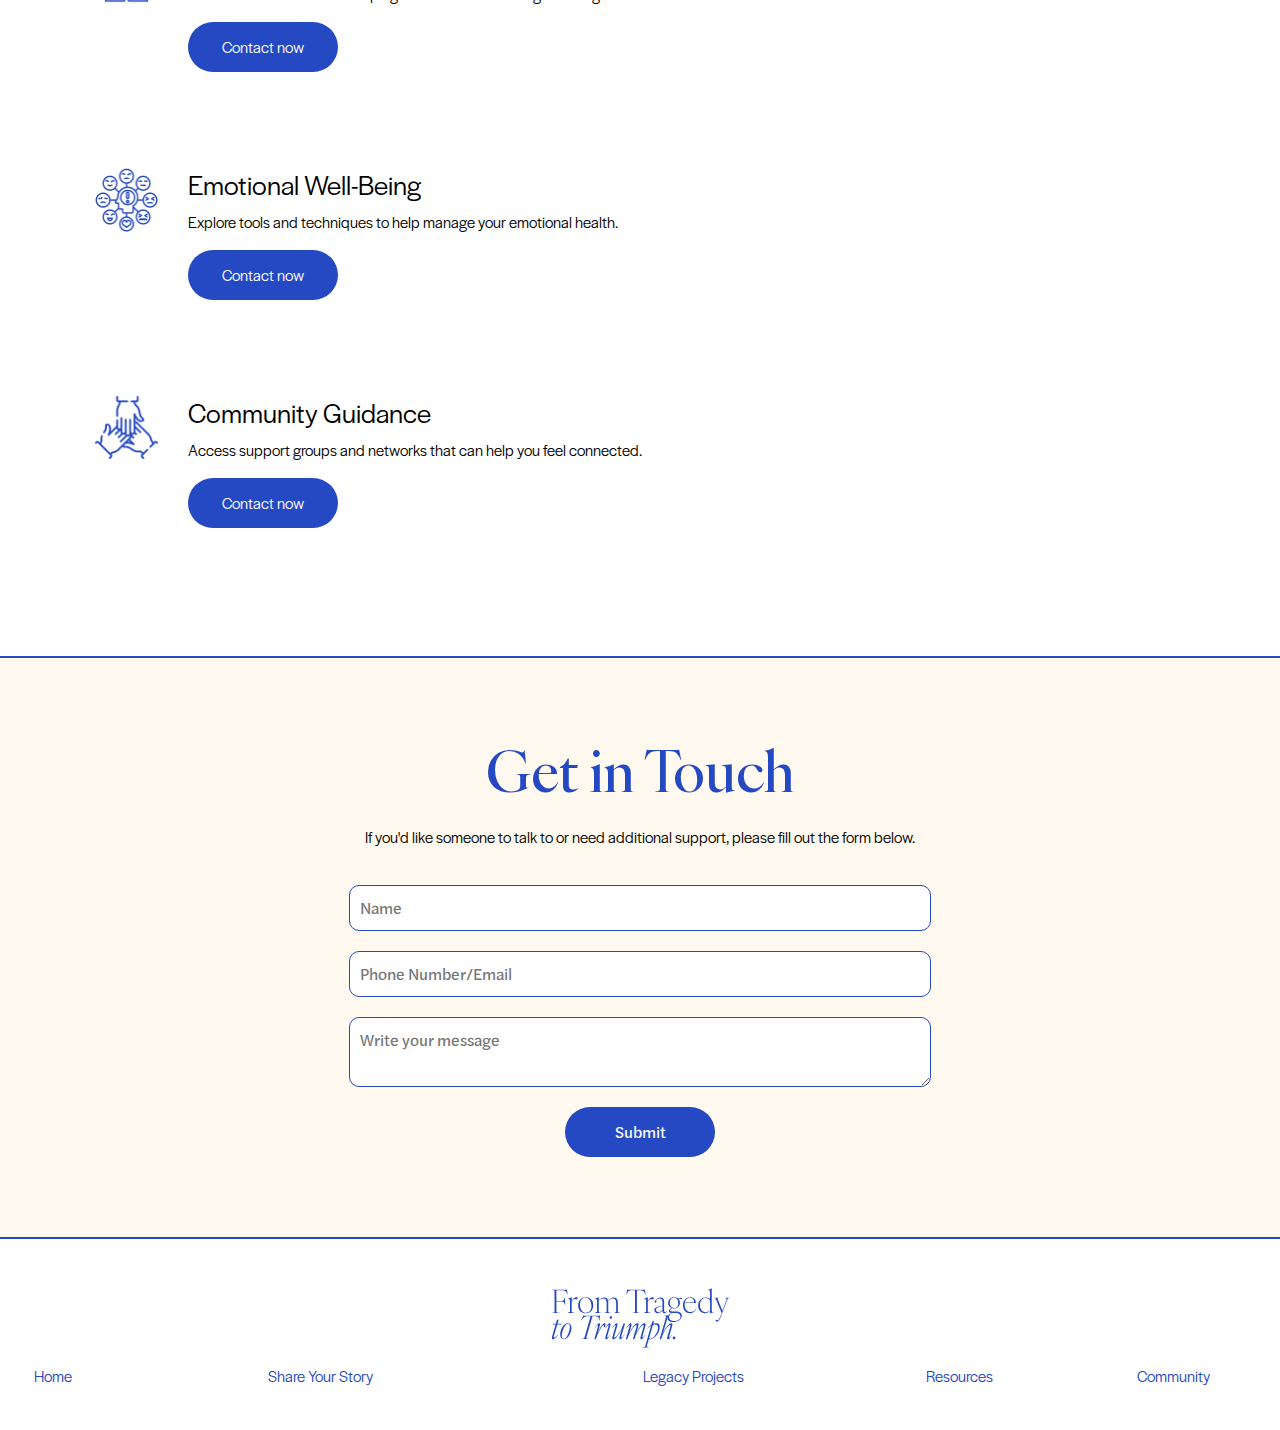
<file: resources.html>
<!DOCTYPE html>
<html lang="en">
<head>
    <meta charset="UTF-8">
    <meta name="viewport" content="width=device-width, initial-scale=1.0">
    <title>Resources</title>
    <link rel="stylesheet" href="https://cdn.jsdelivr.net/npm/bootstrap@4.0.0/dist/css/bootstrap.min.css" integrity="sha384-Gn5384xqQ1aoWXA+058RXPxPg6fy4IWvTNh0E263XmFcJlSAwiGgFAW/dAiS6JXm" crossorigin="anonymous">
    <link rel="stylesheet" href="css/global.css">
    <link rel="stylesheet" href="css/resources.css">
</head>
<body>
    <header>
        <!-- Navbar -->
    <nav class="navbar navbar-expand-lg navbar-light">
        <a class="navbar-brand" href="#">
            <div class="logo">
                <img src="assets/logo.svg">
            </div>
        </a>
        <button class="navbar-toggler" type="button" data-toggle="collapse" data-target="#navbarSupportedContent" aria-controls="navbarSupportedContent" aria-expanded="false" aria-label="Toggle navigation">
        <span class="navbar-toggler-icon"></span>
        </button>
  
        <div class="collapse navbar-collapse" id="navbarSupportedContent">
        <ul class="navbar-nav px-1 mr-auto">
            <li class="nav-item">
                <a href="index.html"><p>Home</p></a>
            </li>
            <li class="nav-item">
                <a href="share-your-story.html"><p>Share Your Story</p></a>
            </li>
            <li class="nav-item">
                <a href="legacy-projects.html"><p>Legacy Projects</p></a>
            </li>
            <li class="nav-item">
                <a href="resources.html" class="active"><p>Resources</p></a>
            </li>
            <li class="nav-item">
                <a href="community.html"><p>Community</p></a>
            </li>
            
        </ul>
        <button class="contact-btn">Contact Us</button>
        </div>
  </nav>
</header>

    <main>

        <section class="section white-background">
            <div class="titlesection container d-flex justify-content-center">
                <div class="titlesection row">
                    <h1>What aligns best with your experiences?</h1>
                    <p>Look through our resources, articles, and support contacts based on your needs or interests.</p>
                </div>
                <div class="d-flex row">
                    <div class="d-flex col-lg-4 align-self-stretch p-3">
                        
                            <div class="card align-self-stretch">
                                <div class = "small">I am <br></div> 
                                <div class = "big"> Experiencing Grief. </div>
                                <button class="whitebutton"> 
                                    <a href="experiencinggrief.html">Learn More</a>
                                </button>
                            </div>
                        
 
                    </div>
                    <div class="col-lg-4 align-self-stretch p-3">
                        <div class="card align-self-stretch">
                            <div class = "small">I am <br></div>
                            <div class = "big">Supporting Someone Grieving.</div>
                            <button class="whitebutton">Learn More</button>
                        </div>
                    </div>
                    <div class="col-lg-4 align-self-stretch p-3">
                        <div class="card align-self-stretch">
                            <div class = "small">I am <br></div>
                            <div class = "big">Looking to Learn About Grief.</div>
                            <button class="whitebutton">Learn More</button>
                        </div>
                    </div>
                </div>
            </div>

        </section>



        <hr>

        <section class="section beige-background">
            <div class="container-fluid">
                <div class="row ">
                    <div class="p-3 col-lg-6">
                        <h2>Learn About Your Grief</h2>
                        <h3>Read articles about grief.</h3>
                        <p>Learning about your grief can bring clarity to the complex emotions that follow a loss, helping to make sense of what you’re experiencing. Understanding grief allows for self-compassion and can reveal pathways toward healing and growth over time.</p>
                        <button>Explore</button>
                    </div>
                    <div class="p-3 col-lg-6">
                        <img src="assets/Resources/Image box.png">
                    </div>
                </div>
            </div>
        </section>

        <hr>

        <section class="section white-background">
            <div class="justify-content-center container-fluid">
                <div class="row">
                    <div class="col-lg-12">
                        <h2>Resources for Support</h2>
                    </div>
                    <div class="col-lg-12">
                        <h3>Reach out to qualified individuals that can help support you.</h3>
                        <p>Explore some of the ways our community can help lift weight off your shoulder:</p>
                    </div>
                </div>
                <div class="row p-5">
                    <div class="col-lg-1">
                        <img class="resourceicon" src="assets/financial help.png" alt="Financial Support">
                    </div>
                    <div class="col-lg-8">
                        <h3>Financial Support</h3>
                        <p>Find resources tailored to helping with financial challenges during difficult times.</p>
                        <button>Contact now</button>

                    </div>

                </div>
                <div class="row p-5">
                    <div class="col-lg-1">
                        <img class="resourceicon" src="assets/emotion.png" alt="Financial Support">
                    </div>
                    <div class="col-lg-8">
                        <h3>Emotional Well-Being</h3>
                        <p>Explore tools and techniques to help manage your emotional health.</p>
                        <button>Contact now</button>
                    </div>

                </div>
                <div class="row p-5">
                    <div class="col-lg-1">
                        <img class="resourceicon" src="assets/support.png" alt="Financial Support">
                    </div>
                    <div class="col-lg-8">
                        <h3>Community Guidance</h3>
                        <p>Access support groups and networks that can help you feel connected.</p>
                        <button>Contact now</button>
                    </div>

                </div>
            </div>

        </section>

        <hr>


        <section class="section beige-background">
            <div  class="container-fluid overflow-hidden d-flex justify-content-center">
                <div class="justify-content-center row">
                    <div class="form-info col-lg-9">
                        <h2>Get in Touch</h2>
                        <p>If you'd like someone to talk to or need additional support, please fill out the form below.</p>                   
                    </div>
                    <div class="col-lg-9">
                        <form>
                            <input type="text" placeholder="Name">
                            <input type="email" placeholder="Phone Number/Email">
                            <textarea placeholder="Write your message"></textarea>
                            <button class="align-self-center" type="submit">Submit</button>
                        </form>      
                    </div>
                </div>
            </div>
        </section>
        <hr>
    </main>
    <footer class="container-fluid">
        <div class="d-flex justify-content-center row p-3">
            <div class="logo">
                <img src="assets/logo.svg">
            </div>
        </div>
        <div class="g-1 d-flex justify-content-center row">
            <div class="footertext col-lg-1">
                <a  href="home.html"><p>Home</p></a>
            </div>
            <div class="footertext col-lg-4">
                <a href="share-your-story.html"><p>Share Your Story</p></a>
            </div>
            <div class="footertext col-lg-3">
                <a href="legacy-projects.html"><p>Legacy Projects</p> </a>
            </div>
            <div class="footertext col-lg-2">
                <a href="resources.html" class="active"> <p>Resources</p></a>
            </div>
            <div class="footertext col-lg-2">
                <a href="community.html"><p>Community</p></a>
            </div>
        </div>
    </footer>
    <script src="https://code.jquery.com/jquery-3.2.1.slim.min.js" integrity="sha384-KJ3o2DKtIkvYIK3UENzmM7KCkRr/rE9/Qpg6aAZGJwFDMVNA/GpGFF93hXpG5KkN" crossorigin="anonymous"></script>
    <script src="https://cdn.jsdelivr.net/npm/popper.js@1.12.9/dist/umd/popper.min.js" integrity="sha384-ApNbgh9B+Y1QKtv3Rn7W3mgPxhU9K/ScQsAP7hUibX39j7fakFPskvXusvfa0b4Q" crossorigin="anonymous"></script>
    <script src="https://cdn.jsdelivr.net/npm/bootstrap@4.0.0/dist/js/bootstrap.min.js" integrity="sha384-JZR6Spejh4U02d8jOt6vLEHfe/JQGiRRSQQxSfFWpi1MquVdAyjUar5+76PVCmYl" crossorigin="anonymous"></script>
</body>
</html>
</file>
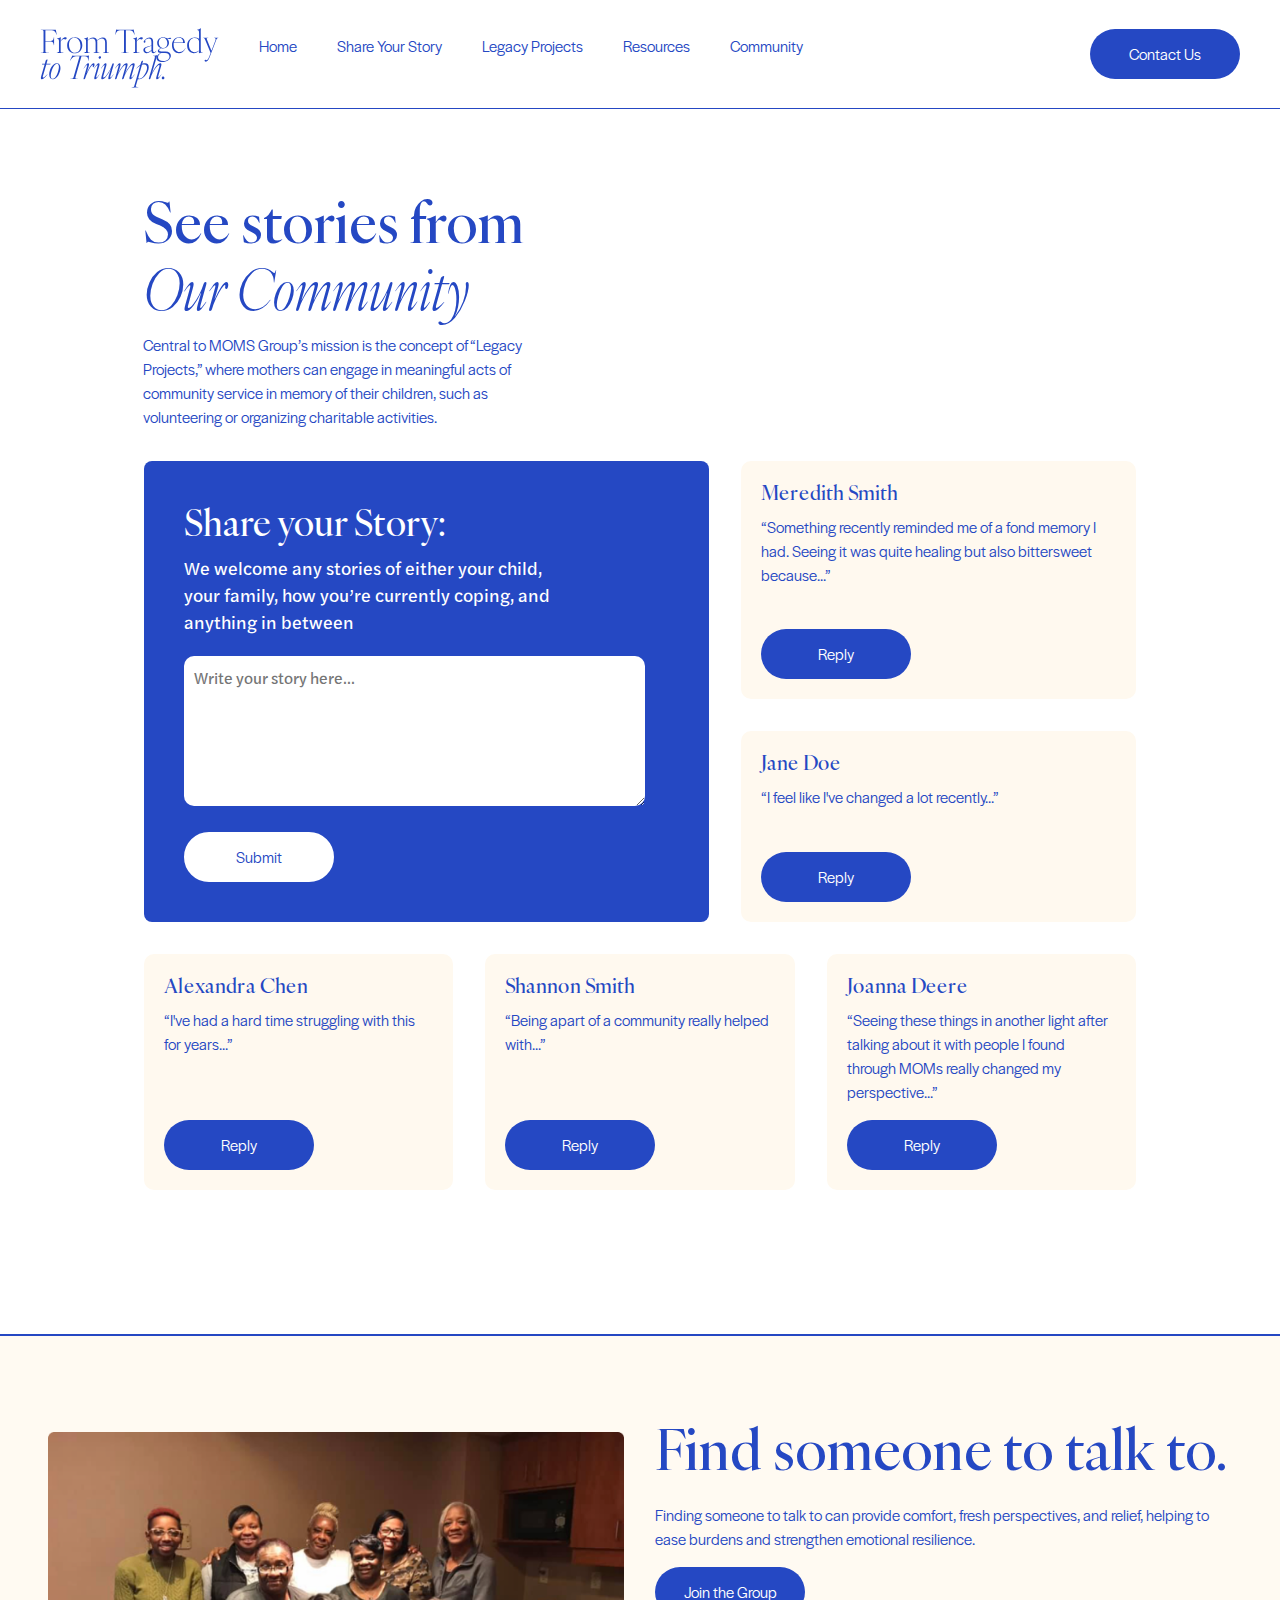
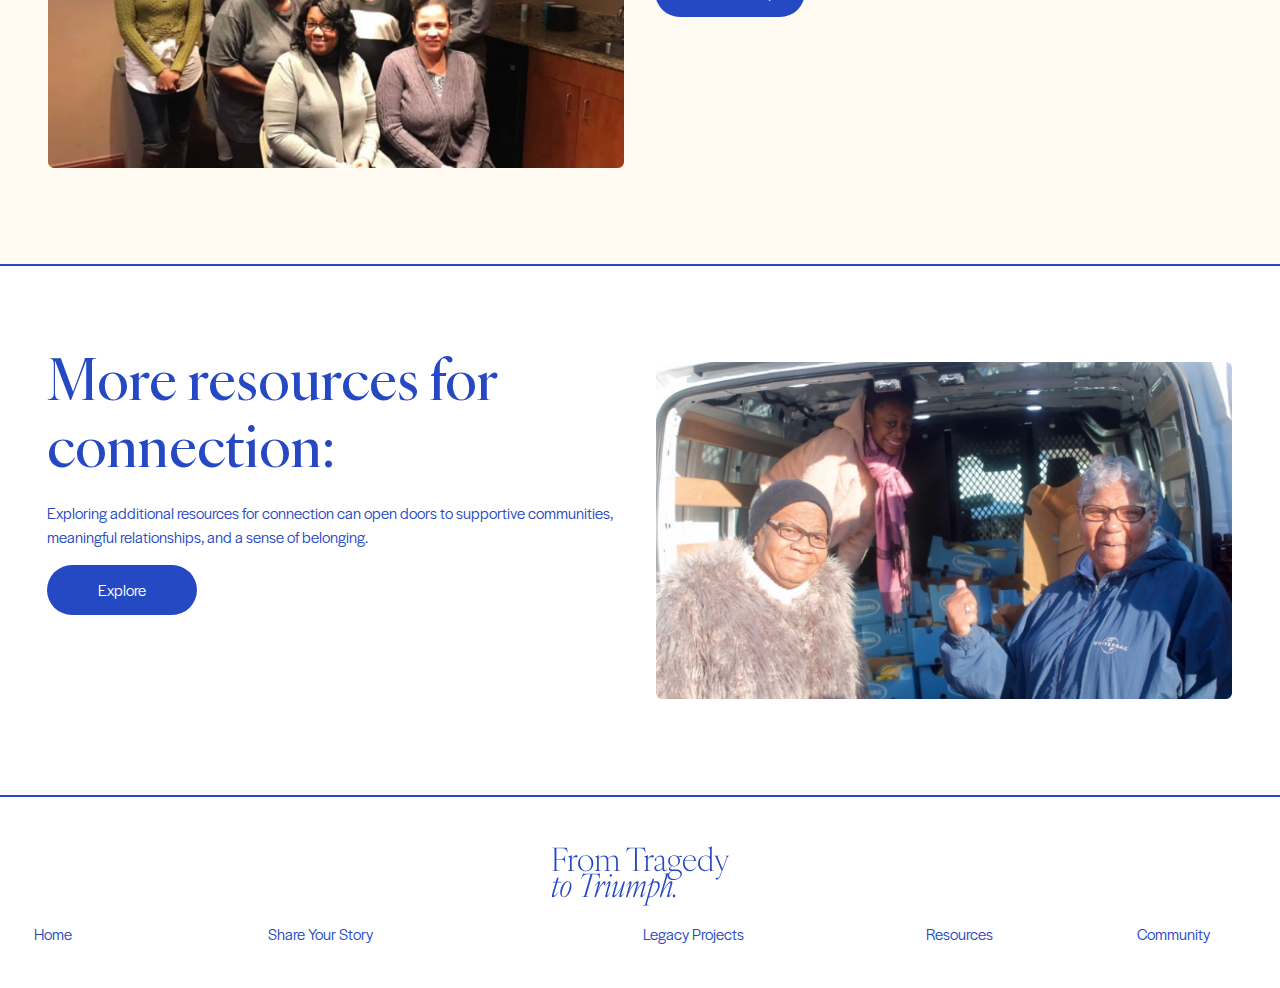
<file: share-your-story.html>
<!DOCTYPE html>
<html lang="en">
<head>
    <meta charset="UTF-8">
    <meta name="viewport" content="width=device-width, initial-scale=1.0">
    <title>Share Your Story</title>
    <link rel="stylesheet" href="https://cdn.jsdelivr.net/npm/bootstrap@4.0.0/dist/css/bootstrap.min.css" integrity="sha384-Gn5384xqQ1aoWXA+058RXPxPg6fy4IWvTNh0E263XmFcJlSAwiGgFAW/dAiS6JXm" crossorigin="anonymous">
    <link rel="stylesheet" href="css/global.css">
    <link rel="stylesheet" href="css/share-your-story.css">
</head>
<body>
    <header>
        <!-- Navbar -->
    <nav class="navbar navbar-expand-lg navbar-light">
        <a class="navbar-brand" href="#">
            <div class="logo">
                <img src="assets/logo.svg">
            </div>
        </a>
        <button class="navbar-toggler" type="button" data-toggle="collapse" data-target="#navbarSupportedContent" aria-controls="navbarSupportedContent" aria-expanded="false" aria-label="Toggle navigation">
        <span class="navbar-toggler-icon"></span>
        </button>
  
        <div class="collapse navbar-collapse" id="navbarSupportedContent">
        <ul class="navbar-nav px-1 mr-auto">
            <li class="nav-item">
                <a href="index.html"><p>Home</p></a>
            </li>
            <li class="nav-item">
                <a href="share-your-story.html"><p>Share Your Story</p></a>
            </li>
            <li class="nav-item">
                <a href="legacy-projects.html"><p>Legacy Projects</p></a>
            </li>
            <li class="nav-item">
                <a href="resources.html" class="active"><p>Resources</p></a>
            </li>
            <li class="nav-item">
                <a href="community.html"><p>Community</p></a>
            </li>
            
        </ul>
        <button class="contact-btn">Contact Us</button>
        </div>
  </nav>
</header>
    <main>
        <!-- Section 1 -->
        <section class="container-fluid storySection">
                <div class="row">
                    <div class="col-sm-12 col-lg-12">
                        <h1>See stories from  <br> <span class="italic">Our Community</span></h1>
                        <p>Central to MOMS Group’s mission is the concept of “Legacy<br> Projects,” where mothers can engage in
                          meaningful acts of <br> community service in memory of their children, such as<br> volunteering or organizing
                          charitable activities.</p>
                    </div>

                </div>
                <div class="story-items row g-sm-0 g-lg-5">
                    <div class="p-3 col-sm-12 col-lg-7">
                        <div class="story-box">
                            <h3>Share your Story:</h3>
                            <p>We welcome any stories of either your child,<br> your family, how you’re currently coping, and <br> anything in
                              between</p>
                            <textarea placeholder="Write your story here..."></textarea>
                            <button type="submit">Submit</button>
                        </div>
                    </div>
                    <div class="d-flex col-sm-12  col-lg-5">
                            <div class="align-self-stretch row">
                                <div  class="p-3 col-lg-12 align-self-stretch">
                                    <div class="response-card">
                                        <h4>Meredith Smith</h4>
                                        <p>“Something recently reminded me of a fond memory I had. Seeing it was quite healing but also bittersweet because...”</p>
                                        <button class="join-group">Reply</button>
                                    </div>
                                </div>
                                <div class="p-3 col-lg-12 align-self-stretch">
                                    <div class="response-card">
                                        <h4>Jane Doe</h4>
                                        <p>“I feel like I've changed a lot recently...”</p>
                                        <button class="join-group">Reply</button>
                                    </div>
                                </div>

                            </div>
                    </div>
                </div>

                <div  class="row" >
                    <div class="p-3 g-sm-0  col-sm-12  col-lg-4">
                        <div class="response-card">
                            <h4>Alexandra Chen</h4>
                            <p>“I've had a hard time struggling with this for years...”</p>
                            <button class="join-group">Reply</button>
                        </div>
                    </div>
                    <div class="p-3 col-sm-12 col-lg-4">
                        <div class="response-card">
                            <h4>Shannon Smith</h4>
                            <p>“Being apart of a community really helped with...”</p>
                            <button class="join-group">Reply</button>
                        </div>
                    </div>
                    <div class="p-3 col-sm-12 col-lg-4">
                        <div class="response-card">
                            <h4>Joanna Deere</h4>
                            <p>“Seeing these things in another light after talking about it with people I found through MOMs really changed my perspective...”</p>
                            <button class="join-group">Reply</button>
                        </div>
                    </div>

                </div>
        </section>

        <hr>

        <!-- Section 2 -->
        <section class="info-section">
            <div class="container-fluid">
                <div class="row">
                    <div class="p-3  col-sm-12 col-lg-6">
                        <img src="assets/story/find.png" alt="Placeholder Image">
                    </div>
                    <div class="col-sm-12 col-lg-6">
                        <h2>Find someone to talk to.</h2>
                        <p>Finding someone to talk to can provide comfort, fresh perspectives, and relief, helping to ease burdens and strengthen emotional resilience.</p>
                        <button>Join the Group</button>
                    </div>
                </div>

            </div>
        </section>

        <hr>

        <!-- Section 3 -->
        <section class="info-section-2">
            <div class="container-fluid">
                <div class="row">
                    <div class="col-lg-6">
                        <h2>More resources for connection:</h2>
                        <p>Exploring additional resources for connection can open doors to supportive communities, meaningful relationships, and a sense of belonging.</p>
                        <button>Explore</button>                    
                    </div>
                    <div class="p-3 col-lg-6">
                        <img src="assets/story/resources.png" alt="Placeholder Image">
                    </div>
                </div>

            </div>
        </section>
        <hr>
    </main>
    <footer class="container-fluid">
        <div class="d-flex justify-content-center row p-3">
            <div class="logo">
                <img src="assets/logo.svg">
            </div>
        </div>
        <div class="g-1 d-flex justify-content-center row">
            <div class="footertext col-lg-1">
                <a  href="home.html"><p>Home</p></a>
            </div>
            <div class="footertext col-lg-4">
                <a href="share-your-story.html"><p>Share Your Story</p></a>
            </div>
            <div class="footertext col-lg-3">
                <a href="legacy-projects.html"><p>Legacy Projects</p> </a>
            </div>
            <div class="footertext col-lg-2">
                <a href="resources.html" class="active"> <p>Resources</p></a>
            </div>
            <div class="footertext col-lg-2">
                <a href="community.html"><p>Community</p></a>
            </div>
        </div>
    </footer>
    <script src="https://code.jquery.com/jquery-3.2.1.slim.min.js" integrity="sha384-KJ3o2DKtIkvYIK3UENzmM7KCkRr/rE9/Qpg6aAZGJwFDMVNA/GpGFF93hXpG5KkN" crossorigin="anonymous"></script>
    <script src="https://cdn.jsdelivr.net/npm/popper.js@1.12.9/dist/umd/popper.min.js" integrity="sha384-ApNbgh9B+Y1QKtv3Rn7W3mgPxhU9K/ScQsAP7hUibX39j7fakFPskvXusvfa0b4Q" crossorigin="anonymous"></script>
    <script src="https://cdn.jsdelivr.net/npm/bootstrap@4.0.0/dist/js/bootstrap.min.js" integrity="sha384-JZR6Spejh4U02d8jOt6vLEHfe/JQGiRRSQQxSfFWpi1MquVdAyjUar5+76PVCmYl" crossorigin="anonymous"></script>
</body>
</html>
</file>
<file: css/global.css>
/* Font Definitions */
@font-face {
  font-family: "IvyOra Display-Regular";
  font-style: normal;
  font-weight: 400;
  src: url("../fonts/IvyOraDisplay-Regular.woff") format("woff");
}
@font-face {
  font-family: "Halyard Text-Regular";
  font-style: normal;
  font-weight: 400;
  src: url("../fonts/.34695.otf") format("opentype");
}
@font-face {
  font-family: "Halyard Text-Book";
  font-style: normal;
  font-weight: 400;
  src: url("../fonts/halyard-display-book.otf") format("opentype");
}
@font-face {
  font-family: "IvyOra Display-Light";
  font-style: normal;
  font-weight: 300;
  src: url("../fonts/ivyora-display-light.ttf") format("truetype");
}
@font-face {
  font-family: "IvyOra Display-LightItalic";
  font-style: italic;
  font-weight: 300;
  src: url("../fonts/ivyora-display-light-italic.ttf") format("truetype");
}
@font-face {
  font-family: "IvyOra Text-Light";
  font-style: normal;
  font-weight: 300;
  src: url("../fonts/IvyOraText-Light.ttf") format("truetype");
}
@font-face {
  font-family: "IvyOra Text-LightItalic";
  font-style: italic;
  font-weight: 300;
  src: url("../fonts/IvyOraText-LightItalic.ttf") format("truetype");
}
@font-face {
  font-family: "IvyOra Display-Medium";
  font-style: normal;
  font-weight: 500;
  src: url("../fonts/IvyOraDisplay-Medium.ttf") format("truetype");
}
*{
  font-family: "Halyard Text-Book", sans-serif;
}

:root {
    --main-color: #2548C3;
    --background-light: #FFFAF2;
}

/* Navbar */
.navbar {
    display: flex;
    justify-content: space-between;
    align-items: center;
    background-color: white;
    padding: 15px 40px;
    border-bottom: 1px solid var(--main-color);
}


.logo {
  display: flex;
  gap:-10%;
  font-family: "IvyOra Display-Light", serif;
  color: var(--main-color);
  font-size: 32px;
}

.logo-sub {
    font-family: "IvyOra Display-LightItalic", serif;
    font-style: italic;
    font-size: 32px;
}

.nav-links {
    display: flex;
    gap: 100px;
}
.navbar-default .navbar-toggle:focus, .navbar-default .navbar-toggle:hover{
  background-color: transparent;
}
.navbar-default .navbar-toggle{
  border-color: transparent;
}

.navbar-toggler{

  width:50px;
}

/* Navbar Links */
.navbar-nav > li{
  padding-left:20px;
  padding-right:20px;
}

.nav-item a{
  text-decoration: none;
  font-family: "Halyard Text-Regular", sans-serif;
  color: var(--main-color);
}
@media only screen and (max-width: 991px) {
  .nav-item{
    display:flex;
    justify-content: center;
    padding:1em;
  }
  .contact-btn{
    display: block;
    margin-left: auto;
    margin-right: auto;
  }
}


/* Hover Effect: Dotted Underline */
.nav-item a:hover p {
    border-bottom: 2px dotted var(--main-color);
    color: var(--main-color);
}

/* Current Page Effect: Dotted Underline Stays */
.nav-item a.active::after {
    border-bottom: 2px dotted var(--main-color);
}

.contact-btn {
    background-color: var(--main-color);
    color: white;
    border: none;
    padding: 10px 20px;
    border-radius: 25px / 50%;
    cursor: pointer;
    font-family: "Halyard Text-Book", sans-serif;
    font-size: 16px;
}

/* General Button Styling */
button {
    background-color: var(--main-color);
    color: white;
    border: none;
    width: 150px;
    height: 50px;
    border-radius: 25px;
    cursor: pointer;
    font-family: "Halyard Text-Book", sans-serif;
    font-size: 16px;
    text-align: center;
    display: flex;
    align-items: center;
    justify-content: center;
}


/* Section Styling */
section {
    height: auto;
    /*padding: 40px 20px;*/
    background-color: white;
}

hr {
    border: none;
    border-top: 2px solid var(--main-color);
    margin: 0;
    width: 100%;
}
body, main, section {
    margin: 0;
    padding: 0;
}

/* Section Titles */
h2 {
    font-family: "IvyOra Display-Medium", serif;
    font-size: 56px;
    color: var(--main-color);
    margin-bottom: 20px;
    font-weight: 400;
}

p {
    font-family: "Halyard Text-Book", sans-serif;
    font-size: 16px;
    color: var(--main-color);
}

/*footer */
footer{
  padding-top: 2%;
  padding-bottom: 2%;
  display: flex;
  justify-content: center;
  flex-direction: column;
}
.footertext{
  width:100%;
  color:white;
  text-align: center;
}

a:hover{
  text-decoration: dotted;
  text-decoration-color: var(--main-color);
}
</file>
<file: css/home_updated.css>
/* Font Definitions */
@font-face {
  font-family: "IvyOra Display-Regular";
  font-style: normal;
  font-weight: 400;
  src: url("../fonts/IvyOraDisplay-Regular.woff") format("woff");
}
@font-face {
  font-family: "Halyard Text-Regular";
  font-style: normal;
  font-weight: 400;
  src: url("../fonts/.34695.otf") format("opentype");
}
@font-face {
  font-family: "Halyard Text-Book";
  font-style: normal;
  font-weight: 400;
  src: url("../fonts/halyard-display-book.otf") format("opentype");
}
@font-face {
  font-family: "IvyOra Display-Light";
  font-style: normal;
  font-weight: 300;
  src: url("../fonts/ivyora-display-light.ttf") format("truetype");
}
@font-face {
  font-family: "IvyOra Display-LightItalic";
  font-style: italic;
  font-weight: 300;
  src: url("../fonts/ivyora-display-light-italic.ttf") format("truetype");
}
@font-face {
  font-family: "IvyOra Text-Light";
  font-style: normal;
  font-weight: 300;
  src: url("../fonts/IvyOraText-Light.ttf") format("truetype");
}
@font-face {
  font-family: "IvyOra Text-LightItalic";
  font-style: italic;
  font-weight: 300;
  src: url("../fonts/IvyOraText-LightItalic.ttf") format("truetype");
}
@font-face {
  font-family: "IvyOra Display-Medium";
  font-style: normal;
  font-weight: 500;
  src: url("../fonts/IvyOraDisplay-Medium.ttf") format("truetype");
}



/* General Styles */
body, html {
    margin: 0;
    padding: 0;
    font-family: "Halyard Text-Book", sans-serif;
}

:root {
    --main-color: #2548C3;
    --background-light: #FFFAF2;
}

/* Navbar */
.navbar {
    display: flex;
    justify-content: space-between;
    align-items: center;
    background-color: white;
    padding: 15px 40px;
    border-bottom: 1px solid var(--main-color);
}

.logo {
    font-family: "IvyOra Display-Light", serif;
    color: var(--main-color);
    font-size: 32px;
}

.logo-sub {
    font-family: "IvyOra Display-LightItalic", serif;
    font-style: italic;
    font-size: 32px;
}

.nav-links {
    display: flex;
    gap: 100px;
}

/* Navbar Links */
.nav-links a {
    margin: 0 10px;
    text-decoration: none;
    font-family: "Halyard Text-Regular", sans-serif;
    color: var(--main-color);
    position: relative;
}

/* Hover Effect: Dotted Underline */
.nav-links a:hover::after {
    content: '';
    position: absolute;
    bottom: -2px;
    left: 0;
    width: 100%;
    border-bottom: 2px dotted var(--main-color);
}

/* Current Page Effect: Dotted Underline Stays */
.nav-links a.active::after {
    content: '';
    position: absolute;
    bottom: -2px;
    left: 0;
    width: 100%;
    border-bottom: 2px dotted var(--main-color);
}

.contact-btn {
    background-color: var(--main-color);
    color: white;
    border: none;
    padding: 10px 20px;
    border-radius: 25px / 50%;
    cursor: pointer;
    font-family: "Halyard Text-Book", sans-serif;
    font-size: 16px;
}

/* General Button Styling */
.button {
    background-color: white;
    color: var(--main-color);
    outline: 2px solid var(--main-color);
    border: none;
    width: 150px;
    height: 50px;
    border-radius: 25px;
    padding:12px;
    cursor: pointer;
    font-family: "Halyard Text-Book", sans-serif;
    font-size: 16px;
    text-align: center;
    display: flex;
    align-items: center;
    justify-content: center;
}
.button:hover{
    color:white;
    text-decoration: none;
    background-color: var(--main-color);
    
}

button.read-more {
    background-color: white;
    color: var(--main-color);
    border: 2px solid var(--main-color);
}

/* Button Group Styling */
.cta-buttons {
    display: flex;
    gap: 20px;
    margin-top: 20px;
}

/* Section Styling */
section {
    height: 880px;
    padding: 40px 20px;
    background-color: white;
}

hr {
    border: 0;
    border-top: 2px solid var(--main-color);
    margin: 0;
}

.section-3, .section-5 {
    background-color: var(--background-light);
    margin: 0;
    padding: 80px 20px;
}

/* Section Titles */
h2 {
    font-family: "IvyOra Display-Medium", serif;
    font-size: 56px;
    color: var(--main-color);
    margin-bottom: 20px;
    font-weight: 400;
}

p {
    font-family: "Halyard Text-Book", sans-serif;
    font-size: 16px;
    color: var(--main-color);
}

/* Section 1 */
.section-1 {
    display:flex;
    height: 100%;
    padding:0px;
}
.heading-text{
    display:block;
    margin-top: auto;
    margin-bottom: auto;
}

.left-column img {
    width: 100%;
    height: 100%;
    object-fit: cover;
}

.right-column {
    flex: 1;
    padding: 144px;
    margin-top: 0px;
}

.hero-image{
    width:100%;
}

h1 {
    font-family: "IvyOra Display-Light", serif;
    font-size: 48px;
    color: var(--main-color);
    font-weight: 300;

}

.italic {
    font-family: "IvyOra Display-LightItalic", serif;
    font-style: italic;
    text-decoration: underline;
}

.subheading {
    margin-top: 150px;
    color: black;
}



.tagline {
    /*margin-left: 160px;*/
    font-family: "IvyOra Display-Light", serif;
    font-size: 20px;
    color: black;
    /*margin-bottom: 70px;*/
}

/* Interactive Columns */
.interactive-columns {
    display: flex;
    justify-content: start;
    gap: 20px;
    margin-left: 160px;
}

/* Column Boxes */
.column {
    /* width: 425px;
    height: 425px; */ 
    height:100%;
    background-color: var(--background-light);
    color: var(--main-color);
    padding: 20px;
    border-radius: 10px;
    text-align: center;
    display: flex;
    flex-direction: column;
    justify-content: center;
    align-items: center;
}
.column.bluevariant{
    background-color:var(--main-color);
    color:white;
}

/* First Box 
.column:first-child {
    background-color: var(--main-color);
}*/


.column:first-child h3 {
    font-family: "IvyOra Display-Regular", serif;
    font-size: 32px;
    margin-bottom: 70px;
}

/* First Box Buttons */
.range-buttons {
    display: flex;
    justify-content: space-between;
    gap: 10px;
    margin: 0 20px;
}

.column:first-child .range-buttons button {
    width: 40px;
    height: 40px;
    border: 2px solid white;
    border-radius: 50%;
    background-color: transparent;
    color: white;
    font-family: "IvyOra Text-Light", serif;
    font-size: 18px;
    cursor: pointer;
    display: flex;
    justify-content: center;
    align-items: center;
    box-sizing: border-box;
    transition: background-color 0.3s ease, color 0.3s ease, border-color 0.3s ease;
}

/* Hover Effect */
.column:first-child .range-buttons button:hover  {
    background-color: white;
    color: var(--main-color);
    border-color: var(--main-color);
}

/* Text Under Buttons */
.range-text {
    display: flex;
    justify-content: space-around;
    align-items: center;
    width: 100%;
    font-family: "Halyard Text-Book", serif;
    font-size: 14px;
    color: white;
    margin-top: 10px;
}

/* Second and Third Boxes */
.column:nth-child(2),
.column:nth-child(3) {
    background-color: #FFF9EF; /* Light background */
}

/* Headings in Second and Third Boxes */
.column:nth-child(2) h3,
.column:nth-child(3) h3 {
    font-family: "IvyOra Display-Regular", serif;
    font-size: 32px;
    margin-bottom: 20px;
    color: var(--main-color);
}

/* Response Input Boxes */
.column input {
    width: 90%;
    height: 100px;
    padding: 10px;
    border-radius: 10px;
    border: 1px solid var(--main-color);
    margin-top: 10px;
    font-size: 16px;
    font-family: "Halyard Text-Book", sans-serif;
    color: var(--main-color);
}

.column input::placeholder {
    color: #999;
}

/* Submit Button */
.column button {
    margin-top: 10px;
    padding: 10px 20px;
    border-radius: 25px / 50%;
    background-color: var(--main-color);
    color: white;
    border: none;
    cursor: pointer;
    font-family: "Halyard Text-Book", sans-serif;
    font-size: 16px;
}
/* Section 2: */

.section-2{
    height:auto;
}
/* Section 3: Daily Affirmations */
.affirmationImage{
    height: 60%;
}

.section-3 {
    background-color: var(--background-light);
    height:auto;

}

.section-3 .image-row {
    display: flex;
    gap: 20px;
    flex: 2;
    /*margin-top: 140px;
    margin-left: 170px;*/
}

.section-3 .image-card {
    text-align: center;
    width: 100%;
    font-family: "IvyOra Display-Medium", serif;
    color: var(--main-color);
}

.section-3 .image-card .date {
    font-family: "Halyard Text-Regular", sans-serif;
    font-size: 12px;
    margin-bottom: 0px;
}

.section-3 .image-card .day {
    font-family: "IvyOra Display-Medium", serif;
    font-size: 24px;
}

.section-3 .image-card img {
    border-radius: 10px;
}


.section-3 .text-area {
    flex: 1;
    display: flex;
    flex-direction: column;
    justify-content: flex-start;
}

.section-3 .text-area h2 {
    font-family: "IvyOra Display-Medium", serif;
    font-size: 48px;
    color: var(--main-color);
    margin-bottom: 20px;
    margin-top: 250px;
}

.section-3 .text-area p {
    font-family: "Halyard Text-Regular", sans-serif;
    font-size: 18px;
    color: black;
    margin-bottom: 40px;
}

.section-3 .join-btn {
    background-color: var(--main-color);
    color: white;
    padding: 10px 20px;
    border-radius: 25px / 50%;
    border: none;
    font-family: "Halyard Text-Regular", sans-serif;
    font-size: 16px;
    cursor: pointer;
}


/* Section 4: Legacy Projects */

.section-4 {
    padding: 60px 20px;
    height:auto;

}

.section-4 h2 {
    font-family: "IvyOra Display-Medium", serif;
    font-size: 48px;
    color: var(--main-color);
    margin-bottom: 20px;
    margin-top: 80px;
}

.descrip p {
    font-family: "Halyard Text-Regular", sans-serif;
    font-size: 16px;
    color: black;
    margin-bottom: 100px;
}

.project-cards {
    display: flex;
    gap: 20px;
    overflow-x: auto; /* Enables horizontal scrolling */
    overflow-y: hidden;
    padding-bottom: 10px;
    scroll-behavior: smooth;
}

/* Customize the scrollbar */
.project-cards::-webkit-scrollbar {
    height: 10px;
}

.project-cards::-webkit-scrollbar-thumb {
    background-color: var(--main-color); /* Navy blue scrollbar */
    border-radius: 10px;
}

.project-cards::-webkit-scrollbar-track {
    background-color: #f0f0f0;
}

.project-cards .card {

    background-color: white;
    border: none;
    border-radius: 10px;

    padding: 10px;
    text-align: left;
    font-family: "Halyard Text-Regular", sans-serif;
    flex-shrink: 0; /* Prevents cards from shrinking */
}

.project-cards .card img {
    width:auto;
    border-radius: 10px;
    margin-bottom: 10px;
}

.project-cards .card h3 {
    font-family: "IvyOra Display-Medium", serif;
    font-size: 24px;
    color: var(--main-color);
    margin-bottom: 10px;
    text-align: left;
}

.project-cards .card button {
    background-color: var(--main-color);
    color: white;
    padding: 10px 20px;
    border-radius: 25px / 50%;
    border: none;
    cursor: pointer;
    font-family: "Halyard Text-Regular", sans-serif;
    font-size: 16px;
    text-align: left;
}

/* Section 5: Receive Support */
.section-5 {
    background-color: var(--background-light);
    text-align: center;
    height:auto;
    padding: 60px 20px;
}
.icon{
    width:40%;
}


.section-5 h2 {
    font-family: "IvyOra Display-Medium", serif;
    font-size: 32px;
    color: var(--main-color);
    margin-bottom: 20px;
}

.section-5 p {
    font-family: "Halyard Text-Regular", sans-serif;
    font-size: 16px;
    color: var(--main-color);
    margin-bottom: 40px;
}


.section-5 .card {
    display:flex;
    flex-direction:column;
    text-align: left;
    background-color: transparent;
    border: none;
    height:100%;
    

}
.section-5 .join-btn{
    margin-top: auto;
}


.section-5 .card h3 {
    font-family: "IvyOra Display-Medium", serif;
    font-size: 24px;
    color: var(--main-color);
    margin-bottom: 10px;
}

.section-5  .card p {
    font-family: "Halyard Text-Regular", sans-serif;
    font-size: 14px;
    color: black;
}
</file>
<file: css/share-your-story.css>
:root {
    --main-color: #2548C3;
    --background-light: #FFFAF2;
}
/* Images */
img{
    width:100%;
}
/* Page Header */
.page-header {
    text-align: left;
    margin: 0 auto;
}

h1 {
    font-family: "IvyOra Display-Medium", serif;
    font-size: 56px;
    color: var(--main-color);
    margin-bottom: 10px;
    font-weight: 300;
}

.page-header p {
    font-family: "Halyard Text-Regular", sans-serif;
    font-size: 18px;
    color: black;
    margin: 0;

}

.italic {
    font-family: "IvyOra Display-LightItalic", serif;
    font-style: italic;
}


/* Section 1: Story Input and Responses */
.story-items{
    display: flex;
}
.story-input-section {
    background-color: white;
}


.story-box {
    background-color: var(--main-color);
    width:100%;
    color: white;
    border-radius: 8px;
    padding: 40px;
    text-align: left;
}

.story-box h3 {
    font-family: "IvyOra Display-Medium", serif;
    font-size: 36px;
    margin-bottom: 10px;
}

.story-box p {
    font-family: "Halyard Text-Regular", sans-serif;
    font-size: 18px;
    margin-bottom: 20px;
    color: white;
}

.story-box textarea {
    width: 95%;
    height: 150px;
    border-radius: 10px;
    border: none;
    padding: 10px;
    font-family: "Halyard Text-Regular", sans-serif;
    margin-bottom: 20px;
}

.story-box button {
    background-color: white;
    color: var(--main-color);
    border: 2px solid white;
    padding: 10px 20px;
    border-radius: 25px / 50%;
    cursor: pointer;
}

.response-scroll {
    display: flex;
    gap: 20px;
    overflow-x: auto;
    margin: 40px auto;
    padding-bottom: 20px;
    width: 90%;
}
.twoCard{
    display: flex;
    gap:1.5em;
}

/* Customize the scrollbar */
.response-scroll::-webkit-scrollbar {
    height: 10px;
}

.response-scroll::-webkit-scrollbar-thumb {
    background-color: var(--main-color); /* Navy blue scrollbar */
    border-radius: 10px;
}

.response-scroll::-webkit-scrollbar-track {
    background-color: #f0f0f0;
}

.response-card {
    display: flex;
    flex-direction: column;
    align-self: stretch;
    height:100%;
    background-color: #FFF9EF;
    border-radius: 10px;
    padding: 20px;
    
    text-align: left;
    font-family: "Halyard Text-Regular", sans-serif;
}

.join-group{
    margin-top: auto;
}

.storySection{
    padding-top: 5em;
    padding-bottom: 8em;
    width:80%;
    height:auto;
    display:flex;
    flex-direction: column;
    justify-content: center;
    align-items: start;
    

}
.response-card h4 {
    font-family: "IvyOra Display-Medium", serif;
    font-size: 20px;
    color: var(--main-color);
    margin-bottom: 10px;
}

/* Section 2 and 3: Info Sections */
.info-section {
    height: auto; /* Remove fixed height */
    background-color: var(--background-light);
    padding: 5em 2em;
}

.info-section-2 {
    height: auto; /* Remove fixed height */
    display: flex;
    justify-content: center;
    align-items: center;
    background-color: white;
    padding: 5em 2em;
}


.text-content {
    max-width: 600px;
}

.text-content h2 {
    font-family: "IvyOra Display-Medium", serif;
    font-size: 36px;
    color: var(--main-color);
    margin-bottom: 20px;
}

.text-content p {
    font-family: "Halyard Text-Regular", sans-serif;
    font-size: 18px;
    color: black;
    margin-bottom: 20px;
}

.text-content button {
    background-color: var(--main-color);
    color: white;
    padding: 10px 20px;
    border-radius: 25px / 50%;
    border: none;
    cursor: pointer;
}
</file>
<file: css/grief.css>
/* faq styling  */

.card{
    background-color: white;
    border: 1px solid var(--main-color);

}
.card-header{
    background-color: var(--background-light);
}
.btn{
    color: var(--main-color);
}
.mb-0 h5 {
    font-family: "IvyOra Display-Medium", serif;
    font-size: 20px;
    color: var(--main-color);
}

a{
    color:white;
}

a:hover{
    color:white;
}
/* Form Section */

.form-info{
    text-align: center;
}
form {
    display: flex;
    flex-direction: column;
    gap: 20px;
    margin-top: 20px;
}

form input, form textarea {
    width: 100%;
    padding: 10px;
    border: 1px solid var(--main-color);
    border-radius: 10px;
    font-size: 16px;
    font-family: "Halyard Text-Regular", sans-serif;
}

form button {
    padding: 10px 20px;
    background-color: var(--main-color);
    color: white;
    border: none;
    border-radius: 25px;
    cursor: pointer;
    font-family: "Halyard Text-Regular", sans-serif;
}
</file>
<file: css/legacy-projects.css>
img{
    width:100%;
}
/* General Section Styling */
.section {
    padding:5%;
}


.italic {
    font-family: "IvyOra Display-LightItalic", serif;
    font-style: italic;
}


/* Alternating Background Colors */
.white-background {
    background-color: white;
}

.beige-background {
    background-color: #FFF9EF;
}

/* Two-Column Layout */


.reverse-layout {
    flex-direction: row-reverse;
}


.text-column p {
    color: black;
}

.image-container img {
    width: 100%;
    height: auto;
    border-radius: 10px;
}

/* Carousel Styling */
.carousel-container {
    flex: 1;
    display: flex;
    justify-content: center;
    align-items: center;
}

.carousel img {
    width: 100%;
    height: auto;
    border-radius: 4px;
    margin-right: 20px;
}

/* Horizontal Scrolling Cards */
.horizontal-scroll {
    display: flex;
    flex-direction: row;
    gap: 20px;
    overflow-x: auto;
    padding: 20px 0;
    scroll-behavior: smooth;

}
/* Customize the scrollbar */
.project-cards::-webkit-scrollbar {
    height: 10px;
}

.project-cards::-webkit-scrollbar-thumb {
    background-color: var(--main-color); /* Navy blue scrollbar */
    border-radius: 10px;
}

.project-cards::-webkit-scrollbar-track {
    background-color: #f0f0f0;
}

.card {
    display:flex;
    gap:1em;
    max-width: 30%;
    min-width: 30%;
    background-color: white;
    border-radius: 10px;
    padding: 20px;
    text-align: center;
}

@media only screen and (max-width: 767px) {
    .card{
        max-width: 60%;
        min-width: 60%;     
    }
}

.card h3 {
    font-family: "IvyOra Display-Medium", serif;
    font-size: 24px;
    color: var(--main-color);
}

.card p {
    font-family: "Halyard Text-Regular", sans-serif;
    font-size: 16px;
    margin-bottom: 20px;
}

.card-images {
    display: flex;
    gap: 1%;
    width:100%;
}

.card-images img {
    width:33.33%;
    height: auto;
    border-radius: 10px;
}


/* Customize the scrollbar */
.horizontal-scroll::-webkit-scrollbar {
    height: 10px;
}

.horizontal-scroll::-webkit-scrollbar-thumb {
    background-color: var(--main-color); /* Navy blue scrollbar */
    border-radius: 10px;
}

.horizontal-scroll::-webkit-scrollbar-track {
    background-color: #f0f0f0;
}
</file>
<file: css/resources.css>
/* General Section Styling */
.section {
    height:auto; 
    padding: 5em 2em;
    display: flex;
    flex-direction: column;
    justify-content: center;
    align-items: center;
}

.white-background {
    background-color: white;
}

.beige-background {
    background-color: #FFF9EF;
}

img{
    width:100%;
}

a {
    color: inherit; 
    text-decoration: inherit; 
}


button.whitebutton {
    margin-top: auto;
    background-color: var(--main-color);
    color:white ;
    border: 2px solid white;
}

.whitebutton > a:hover{
    color:white;
}
/* Title Section */
.title-container {
    text-align: center;
    width: 70%;
}
.titlesection{
    display: flex;
    flex-direction: column;
    text-align: center;
    justify-content: center;
}
h1 {
    font-family: "IvyOra Display-Medium", serif;
    font-size: 48px;
    color: var(--main-color);
}


.small {
  font-size: 24px;
}

.big{
    font-family: "IvyOra Text-Light", serif;
    font-size: 34px;
}

/* Cards Section */
.cards-container {
    display: flex;
    justify-content: center;
    gap: 20px;
    width: 80%;
}

.card {
    background-color: var(--main-color);
    color: white;
    padding: 30px;
    border-radius: 10px;
    font-family: "Halyard Text-Book", sans-serif;
    font-size: 18px;
    text-align: left;
    flex: 1;
}

/* Two-Column Layout */
.two-column {
    display: flex;
    gap: 40px;
    width: 80%;
    max-width: 1200px;
}

.text-column {
    flex: 1;
    display: flex;
    flex-direction: column;
    justify-content: center;

}

h3 {

    font-family: "Halyard Text-Book", sans-serif;
    color: black;

}

section p{
    font-family: "Halyard Text-Book", sans-serif;
    color: black;
}

.image-container img {
    width: 100%;
    height: auto;
    border-radius: 10px;
}

.resource-cards {
    display: flex;
    flex-direction: column;
    gap: 30px;
    width: 80%;
    margin-top: 20px;
}

.resource-card {
    display: flex;
    justify-content: space-between;
    align-items: center;
    gap: 20px;
}

.resource-card .text-column {
    flex: 2;
}

.resource-card .image-container {
    flex: 1;
}

/* Form Section */

.form-info{
    text-align: center;
}
form {
    display: flex;
    flex-direction: column;
    gap: 20px;
    margin-top: 20px;
}

form input, form textarea {
    width: 100%;
    padding: 10px;
    border: 1px solid var(--main-color);
    border-radius: 10px;
    font-size: 16px;
    font-family: "Halyard Text-Regular", sans-serif;
}

form button {
    padding: 10px 20px;
    background-color: var(--main-color);
    color: white;
    border: none;
    border-radius: 25px;
    cursor: pointer;
    font-family: "Halyard Text-Regular", sans-serif;
}

/*resources section*/
.resourceicon{
    width:100%;
}
</file>
